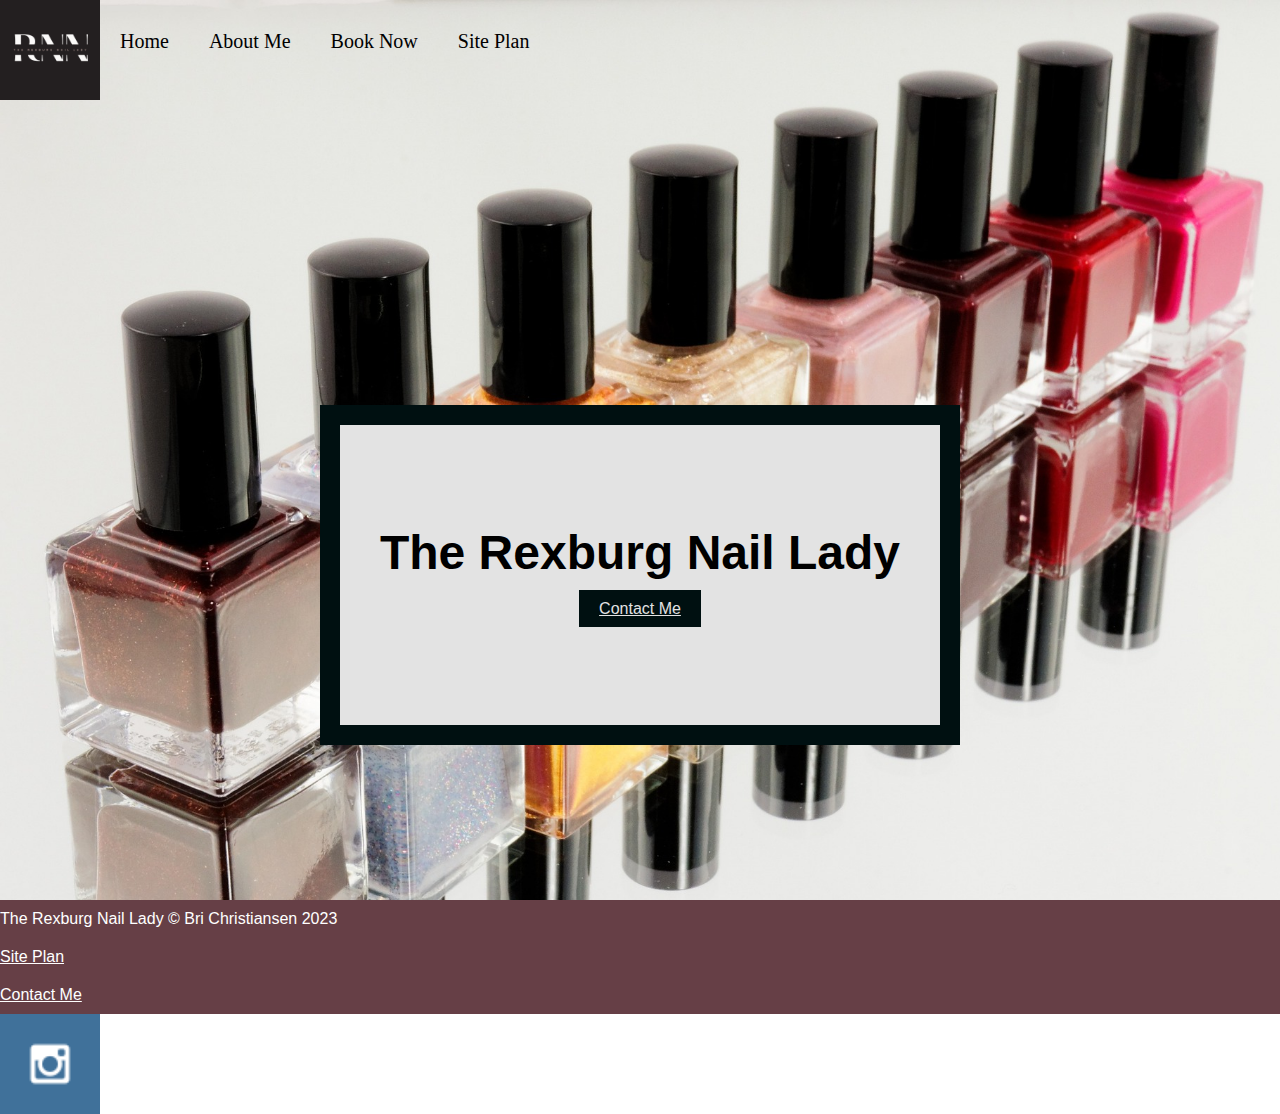
<file: briwebsite/index.html>
<!DOCTYPE html>
<html lang="en">
<head>
    <meta charset="UTF-8">
    <meta http-equiv="X-UA-Compatible" content="IE=edge">
    <meta name="viewport" content="width=device-width, initial-scale=1.0">
    <link type="text/css" rel="stylesheet" href="./styles/styles.css">
    <title>home page</title>
</head>


<body>
    
    <header>
        <div class="wrapper">
            <div class="logodiv">
                <img class="logo" src="./images1/RNN.png" alt="Rexburg Nail Lady Logo">
            </div>
        
            <ul class="nav-area">
                <li><a href="./index.html">Home</a>
                <li><a href="./p2.html">About Me</a>
                <li><a href="./page-3.html">Book Now</a>
                <li><a href="./site-plan.html">Site Plan</a>
            </ul>
        

        <div class="welcome-text">
            <h1>The Rexburg Nail Lady</h1>
            <a class="contactme" href="./page-3.html"> Contact Me</a>
        </div>
        </div>
    </header>
    <footer>
        <p>The Rexburg Nail Lady &copy; Bri Christiansen 2023 </p>
        <p><a href="./site-plan.html">Site Plan</a></p>
        <p><a href="contactus.html">Contact Me</a></p>
        <div class="social">
          <a href="https://www.instagram.com/the_rexburg_nail_lady/" target="_blank">
            <img src="./images1/instagram.png" alt="ig icon">
          </a>
        </div>
      </footer>
</body>
</html>
</file>
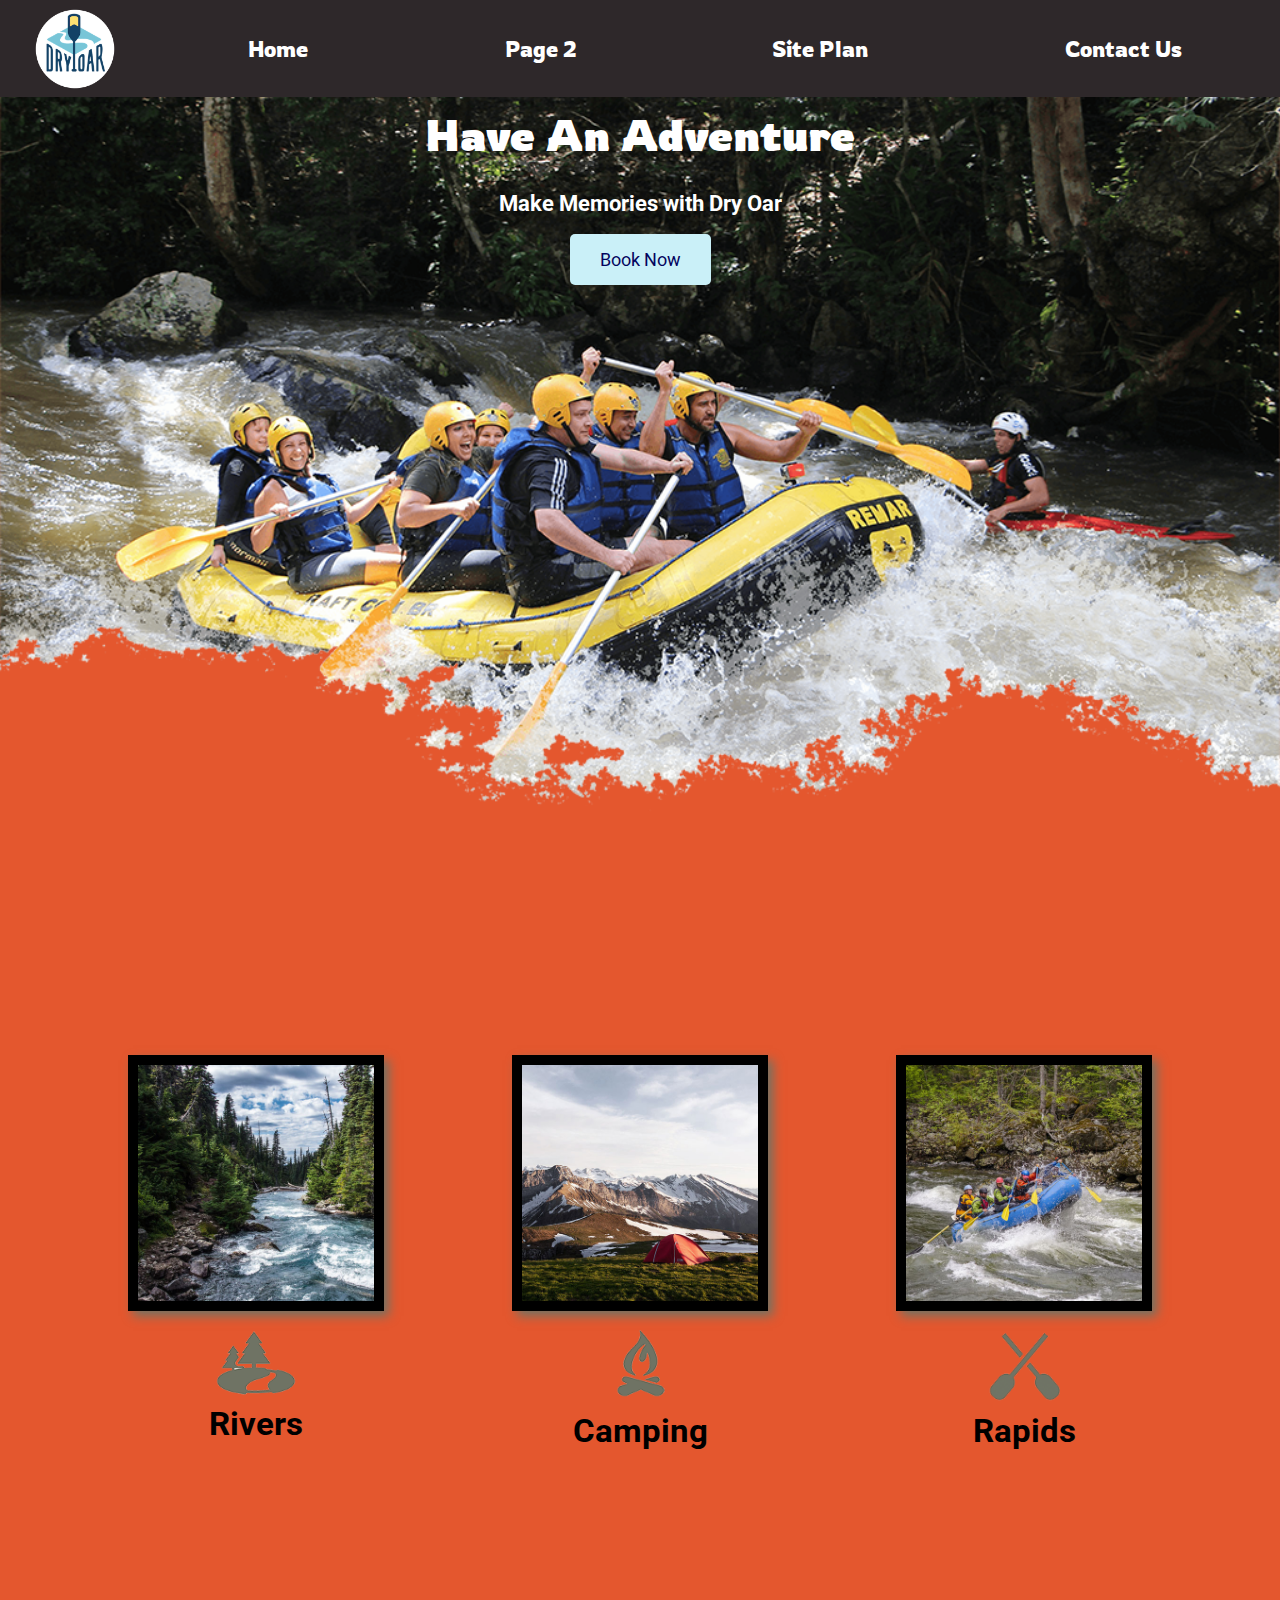
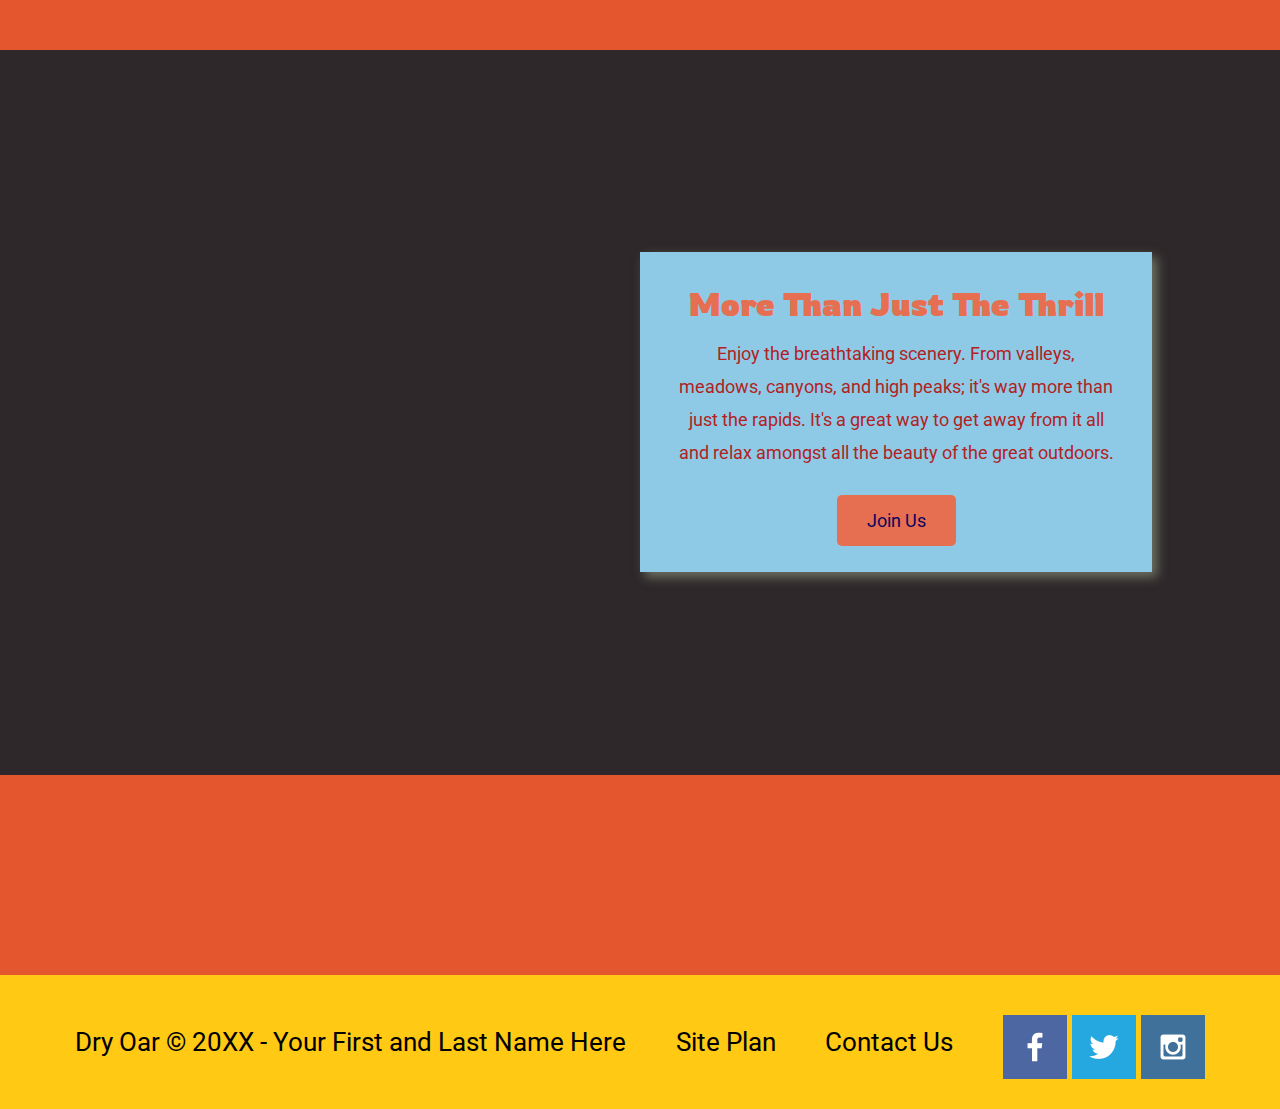
<file: wwr/index.html>
<!DOCTYPE html>
<html lang="en">
<head>
    <meta charset="UTF-8">
    <meta http-equiv="X-UA-Compatible" content="IE=edge">
    <meta name="viewport" content="width=device-width, initial-scale=1.0">
    <title>Whitewater Rafting Vacations | Dry Oar Boating | Home</title>
</head>
<link rel="stylesheet" href="./styles/styles.css">
<body> <div id="content">
<header>
    <a id="logo_link" href="index.html">
        <img class="logo" src="./images/images/logo.png" alt="Dry Oar Logo">
    </a>
    <nav>
        <a href="index.html">Home</a>
        <a href="#">Page 2</a>
        <a href="site-plan-rafting.html">Site Plan</a>
        <a href="contactus.html">Contact Us</a>
    </nav>
</header>
<div id="hero">
    <div id="hero-box">
        <img id="hero-img" src="./images/images/hero.png" alt="People enjoying white water rafting">
    </div>
    <section id="hero-msg">
        <h1 class="home-title">Have An Adventure</h1>
        <h4>Make Memories with Dry Oar </h4>
        <div class='button-box'>
            <a class='book' href="contactus.html">Book Now</a>
        </div>
    </section>
</div>
<main class="home-grid">
    <section class="rivers-card">
        <img class="card-img" src="./images/images/rivers.jpg" alt="river in forest">
        <img class="icon" src="./images/images/river_icon.png" alt="river icon">
        <h2>Rivers</h2>
    </section>
    <section class="camping-card">
        <img class="card-img" src="./images/images/camping.jpg" alt="tent in mountains">
        <img class="icon" src="./images/images/fire_icon.png" alt="fire icon">
        <h2>Camping</h2>
    </section>
    <section class="rapids-card">
        <img class="card-img" src="./images/images/rapids.jpg" alt="rafting boat">
        <img class="icon" src="./images/images/oars.png" alt="oars icon">
        <h2>Rapids</h2>
    </section>
    <img class="mountains" src="./images/images/mountains.jpg" alt="Misty mountains">
    <div id="background"></div> 
    <section class="msg">
        <h2>More Than Just The Thrill</h2>
        <p>Enjoy the breathtaking scenery. From valleys, meadows, canyons, and high peaks; it's way more than just the rapids. It's a great way to get away from it all and relax amongst all the beauty of the great outdoors. </p>
        <a class='join' href="rivers.html">Join Us</a>
    </section>
</main>
<footer>
    <p>Dry Oar &copy; 20XX - Your First and Last Name Here</p>
    <p><a href="site-plan-rafting.html">Site Plan</a></p>
    <p><a href="contactus.html">Contact Us</a></p>
    <div class="social">
        <a href="https://facebook.com" target="_blank">
            <img src="./images/images/facebook.png" alt="fb icon">
        </a>
        <a href="https://twitter.com" target="_blank">
            <img src="./images/images/twitter.png" alt="twitter icon">
        </a>
        <a href="https://instagram.com" target="_blank">
            <img src="./images/images/instagram.png" alt="instagram icon">
        </a>
    </div>
</footer>
</div>
</body>
</html>
</file>
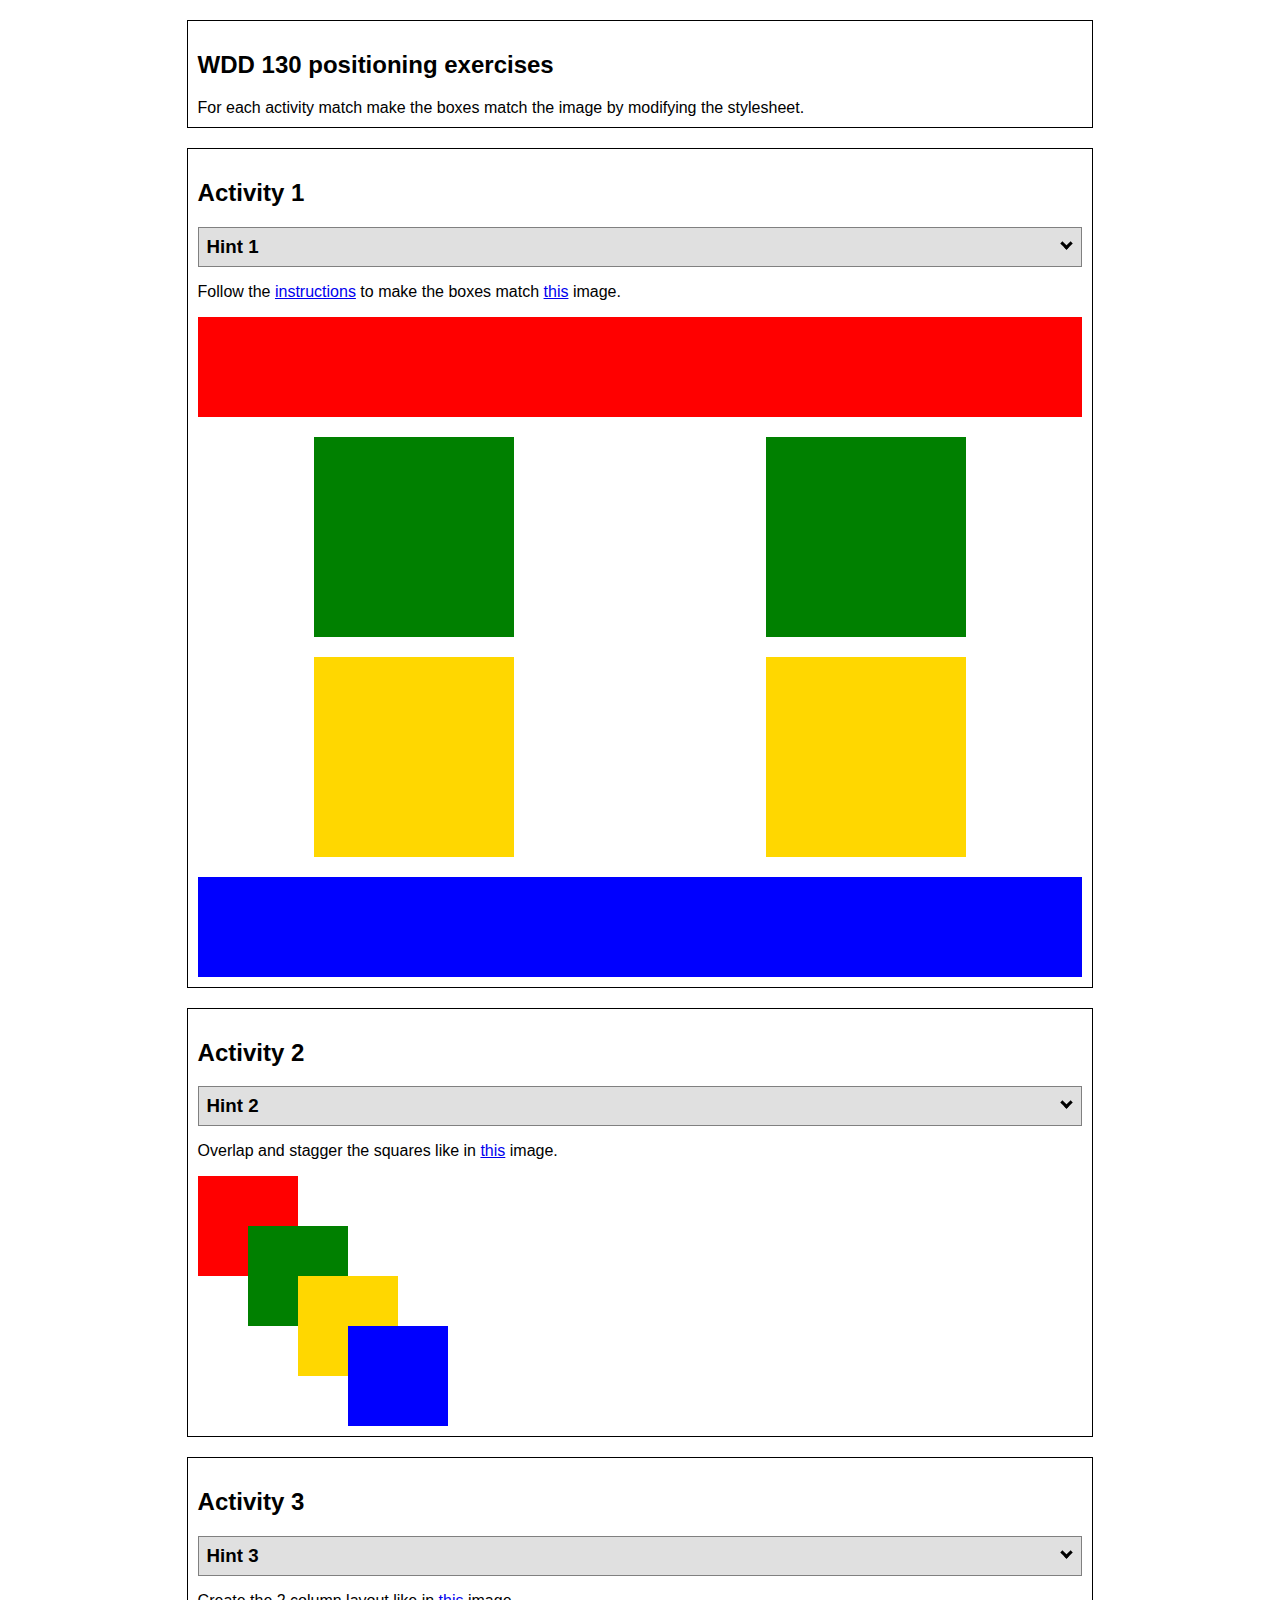
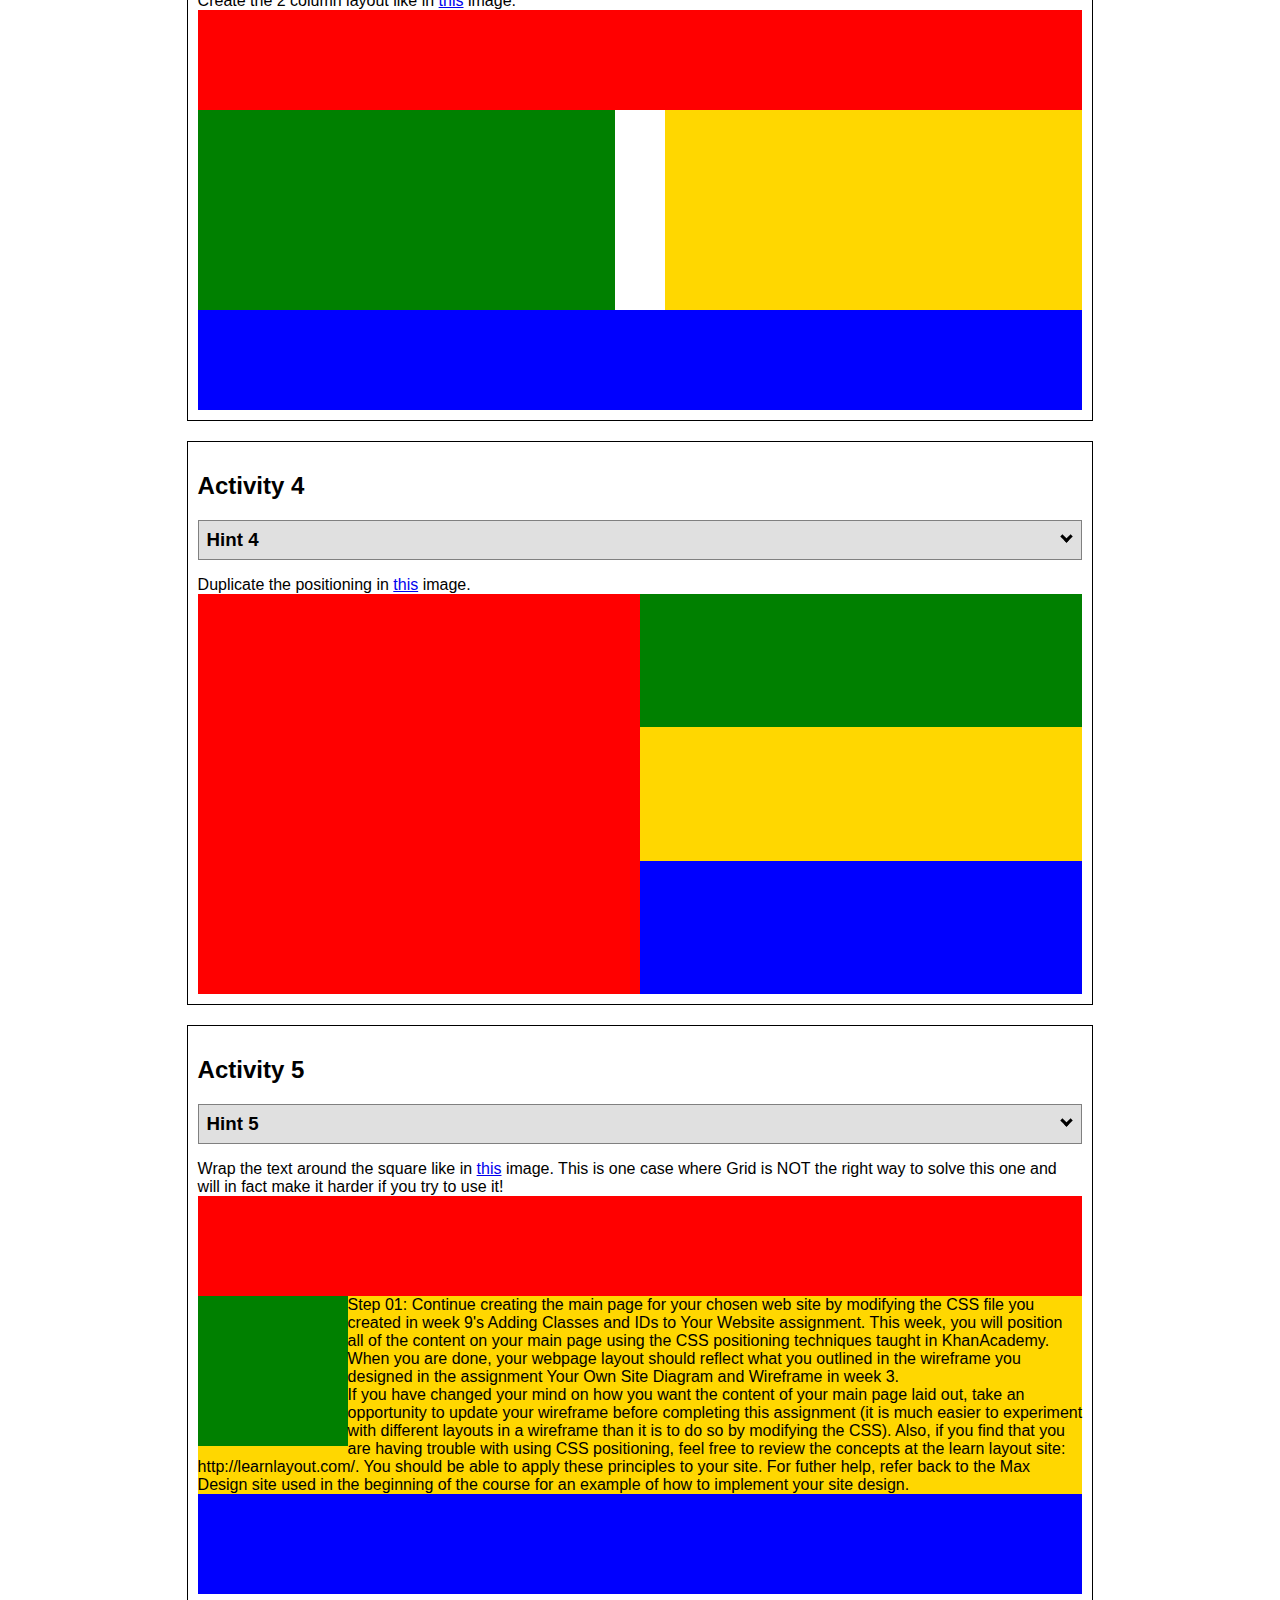
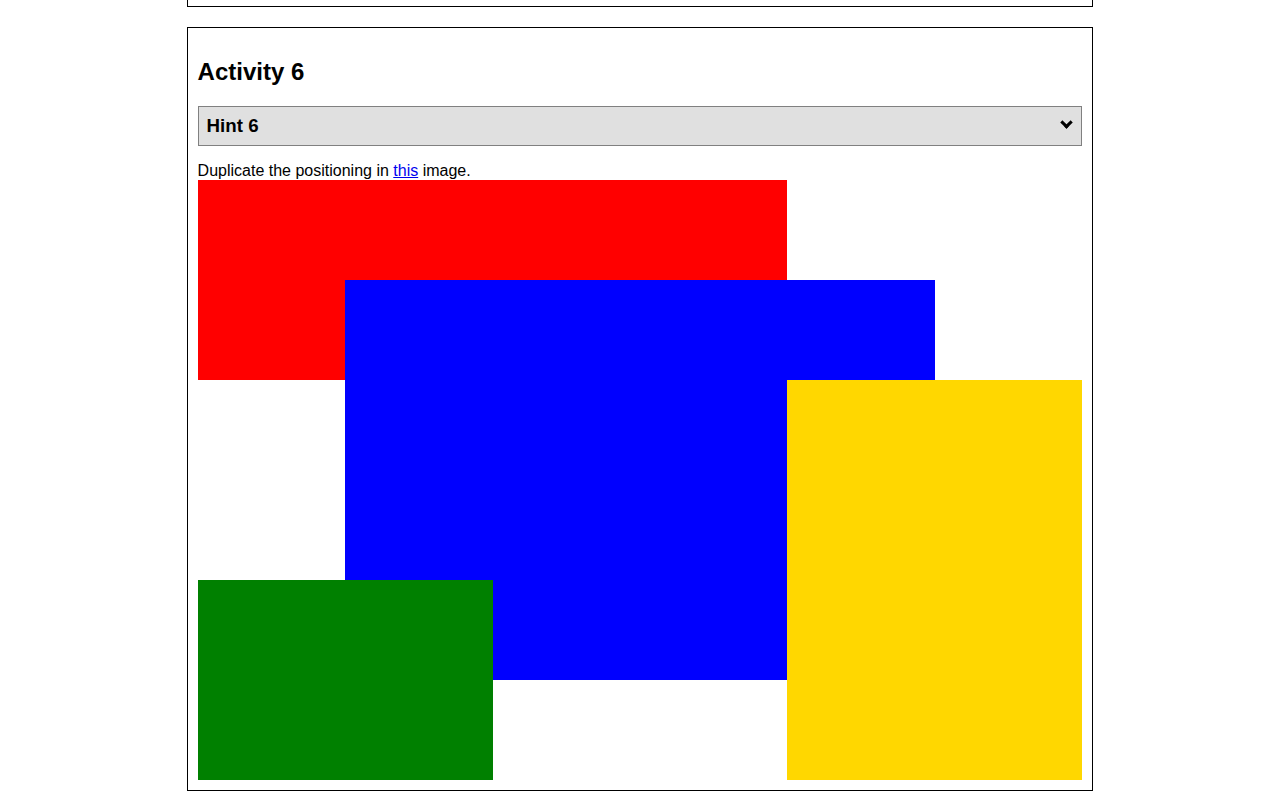
<file: positioning.html>
<!DOCTYPE html>
<html lang="en">
  <head>
    <!-- HTML - Name: positioning.html -->
    <title>Positioning Activity</title>
    <link rel="stylesheet" type="text/css" href="positionstyles.css" />
  </head>
  <body>
    <div class="activity">
      <h2>WDD 130 positioning exercises</h2>
      For each activity match make the boxes match the image by modifying the stylesheet.</div>
    <div class="activity">
      <h2>Activity 1</h2>
      <section class="hint"><input type="checkbox" ><i></i> <h3>Hint 1</h3><div><p>Check out the <a href="https://byui-wdd.github.io/wdd130/activities/w06-css-positioning.html" target="_blank">activity instructions</a> in Ilearn!</p></div></section>
      <p>Follow the <a href="https://byui-wdd.github.io/wdd130/activities/w06-css-positioning.html" target="_blank">instructions</a> to make the boxes match  <a href="https://byui-wdd.github.io/wdd130/images/example1.png" target="_blank">this</a> image.</p>
      <div class="content1" >
        <div class="red1" ></div>
        <div class="green1" ></div>
        <div class="green1" ></div>
        <div class="yellow1"></div>
        <div class="yellow1"></div>
        <div class="blue1"></div>
      </div>
    </div>
    <div class="activity">
      <h2>Activity 2</h2>
      <section class="hint"><input type="checkbox" > <h3>Hint 2</h3><i></i><div>
      <ul>
      <li>grid-template-columns: 50px 50px 50px 50px 50px </li></ul></div></section>
      <p>Overlap and stagger the squares like in <a href="https://byui-wdd.github.io/wdd130/images/example2.png" target="_blank">this</a> image.</p>
      <div class="content2" >
        <div class="red2" ></div>
        <div class="green2" ></div>
        <div class="yellow2"></div>
        <div class="blue2"></div>
      </div>
    </div>
    <div class="activity">
      <h2>Activity 3</h2>
      <section class="hint"><input type="checkbox" > <h3>Hint 3</h3><i></i><div><p>This one is going to be best solved with CSS Grid. Remember to make the boxes the right width first...then start moving them around. </p><h4>Properties used:</h4><ul><li>display:grid;</li><li>grid-template-columns:</li><li>grid-column-gap:</li>
        <li>grid-column:</li>  </ul></div></section>
      Create the 2 column layout like in <a href="https://byui-wdd.github.io/wdd130/images/example3.png" target="_blank">this</a>  image.
      <div class="content3" >
        <div class="red3" ></div>
        <div class="green3" ></div>
        <div class="yellow3"></div>
        <div class="blue3"></div>
      </div>
    </div>
    <div class="activity">
      <h2>Activity 4</h2>
      <section class="hint"><input type="checkbox" > <h3>Hint 4</h3><i></i><div><p>For the others we have been primarily concerned with width. For this one you will need to adjust height as well. </p><h4>Properties used:</h4><ul><li>display:grid;</li><li>grid-template-columns:</li><li>grid-row:</li></ul></div></section>
      Duplicate the positioning in <a href="https://byui-wdd.github.io/wdd130/images/example4.png" target="_blank">this</a> image. 
      <div class="content4" >
        <div class="red4" ></div>
        <div class="green4" ></div>
        <div class="yellow4"></div>
        <div class="blue4"></div>
      </div>
    </div>

    <div class="activity">
      <h2>Activity 5</h2>
      <section class="hint"><input type="checkbox" > <h3>Hint 5</h3><i></i><div><p>Grid is <strong>not</strong> the right way to do this.  In fact there is only one way to really do that...and that is with float. Remember that we float the thing we want the text to wrap around.  Also remember to start by making all the shapes the right size and shape.</p><h4>Properties used:</h4><ul><li>float: left;</li></ul></div></section>
      Wrap the text around the square like in <a href="https://byui-wdd.github.io/wdd130/images/example5.png" target="_blank">this</a> image. This is one case where Grid is NOT the right way to solve this one and will in fact make it harder if you try to use it!
      <div class="content5" >
        <div class="red5" ></div>
        <div class="green5" ></div>
        <div class="yellow5">Step 01: Continue creating the main page for your chosen web site by modifying the CSS file you created in week 9's Adding Classes and IDs to Your Website assignment. This week, you will position all of the content on your main page using the CSS positioning techniques taught in KhanAcademy. When you are done, your webpage layout should reflect what you outlined in the wireframe you designed in the assignment Your Own Site Diagram and Wireframe in week 3. <br />
          If you have changed your mind on how you want the content of your main page laid out, take an opportunity to update your wireframe before completing this assignment (it is much easier to experiment with different layouts in a wireframe than it is to do so by modifying the CSS). Also, if you find that you are having trouble with using CSS positioning, feel free to review the concepts at the learn layout site: http://learnlayout.com/. You should be able to apply these principles to your site. For futher help, refer back to the Max Design site used in the beginning of the course for an example of how to implement your site design.</div>
        <div class="blue5"></div>
      </div>
    </div>
    <div class="activity">
      <h2>Activity 6</h2>
      <section class="hint"><input type="checkbox" > <h3>Hint 6</h3><i></i><div><p>This one is all about visualizing the grid behind the layout. If you are having a hard time doing that first: all the sizes are even multiples of 100, and second here is another example with the lines drawn: <a href="https://byui-wdd.github.io/wdd130/images/example6-hint.png" target="_blank">example 6 with lines</a>. For this one you will find it easiest if you use px for the column width. You can also use <kbd>z-index</kbd> to control the element layering.    </p><h4>Properties used:</h4><ul><li>display:grid;</li><li>grid-template-columns:</li><li>grid-column:</li><li>grid-row:</li><li><a href="https://www.w3schools.com/cssref/pr_pos_z-index.asp" target="_blank">z-index:</a></li></ul></div></section>
      Duplicate the positioning in <a href="https://byui-wdd.github.io/wdd130/images/example6.png" target="_blank">this</a> image.
      <div class="content6" >
        <div class="red6" ></div>
        <div class="green6" ></div>
        <div class="yellow6"></div>
        <div class="blue6"></div>
      </div>
    </div>
  </body>
</html>
</file>
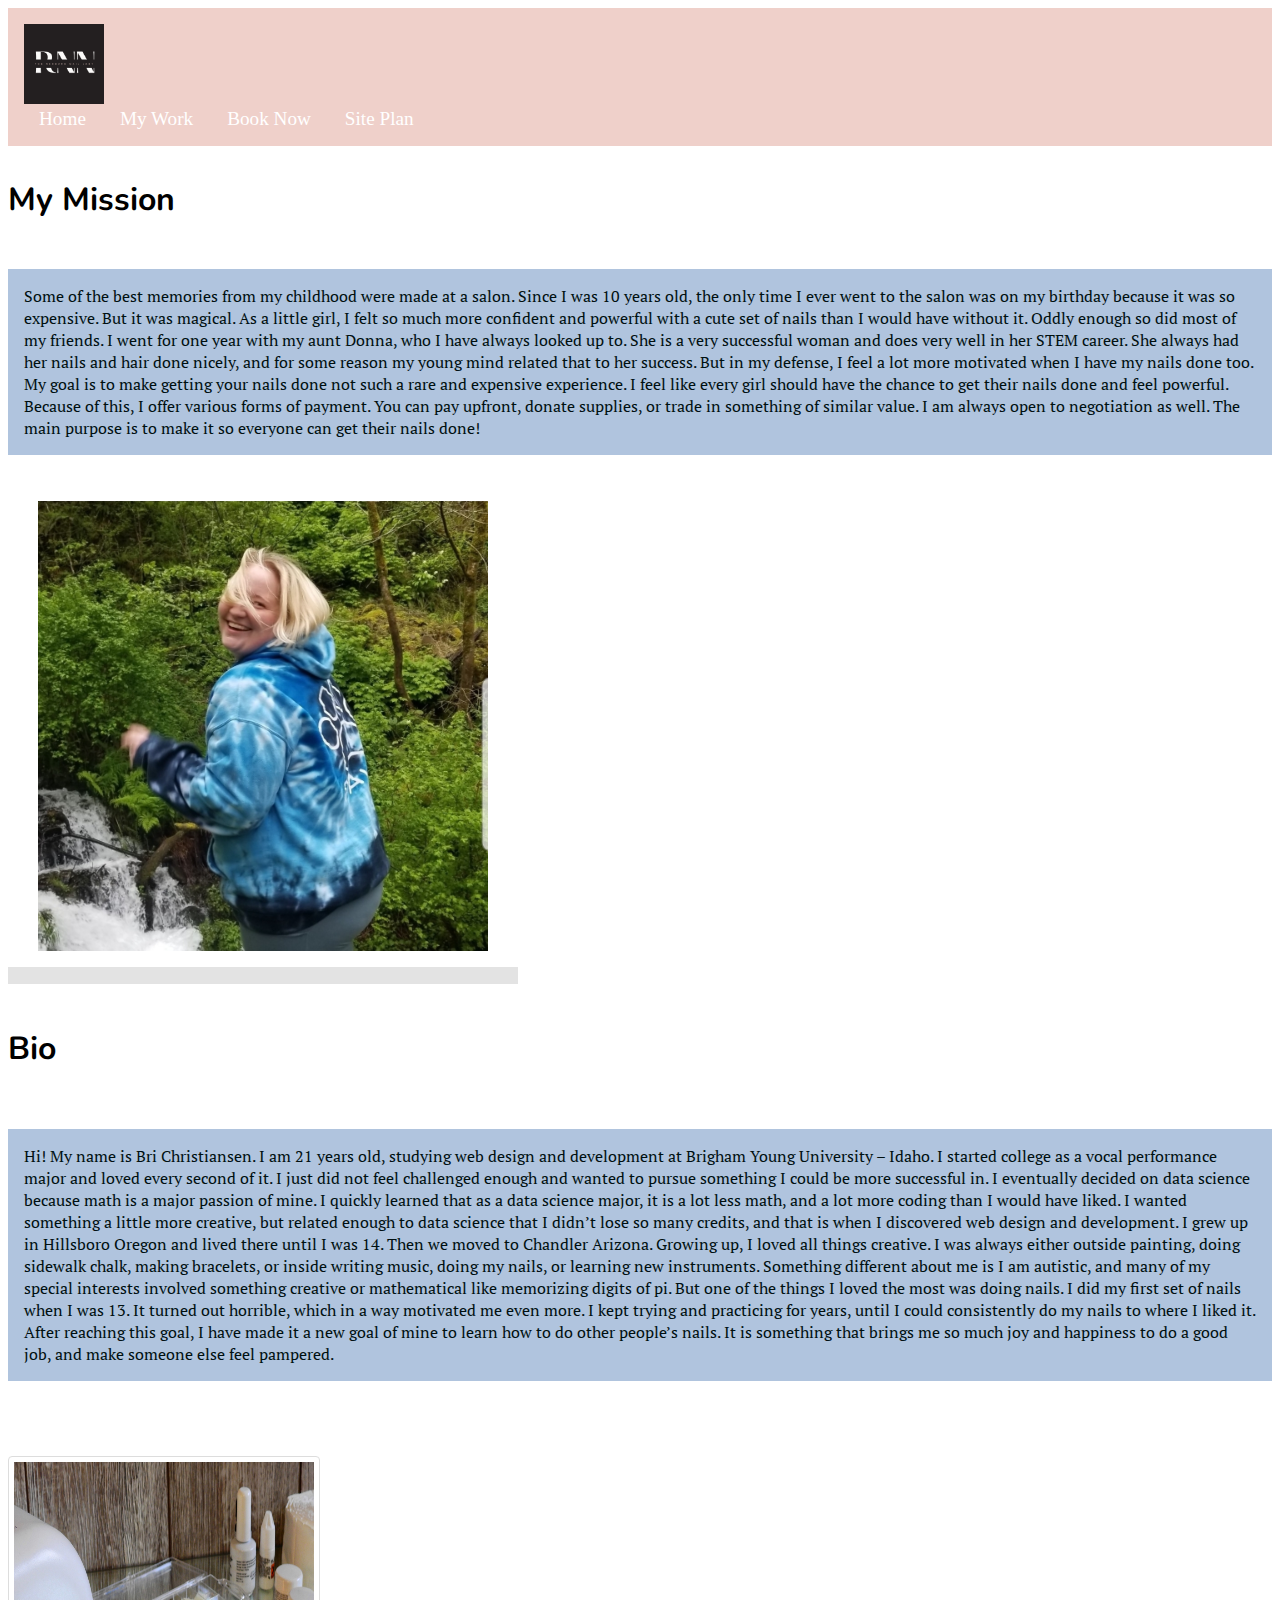
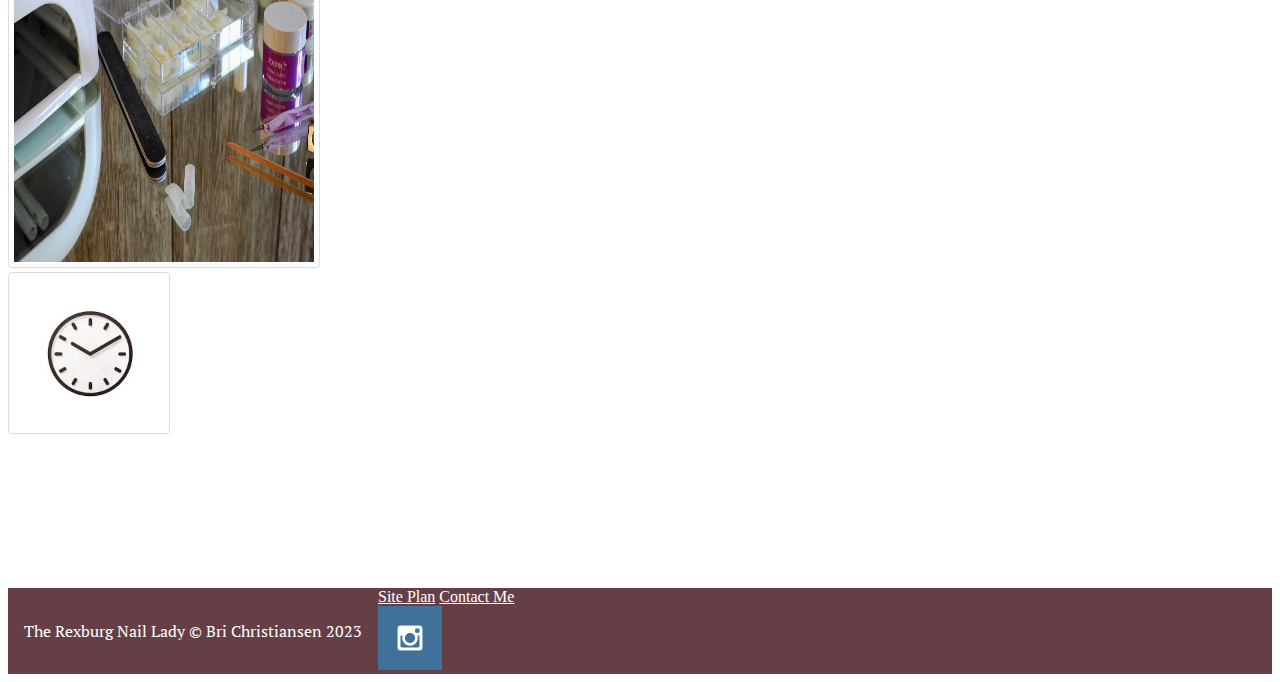
<file: briwebsite/p2.html>
<!DOCTYPE html>
<html lang="en">
    <head>
        <meta charset="UTF-8">
        <meta http-equiv="X-UA-Compatible" content="IE=edge">
        <meta name="viewport" content="width=device-width, initial-scale=1.0">
        <link type="text/css" rel="stylesheet" href="./styles/p2styles.css">
        <title>My Work</title>
    </head>

    <body>  
        <header>
            <a id="logo_link" href="./index.html">
              <img class="logo" src="./images1/RNN.png" alt="Rexburg Nail Lady Logo">
            </a>
          <nav>
            <a href="./index.html">Home</a>
            <a href="./page-2.html">My Work</a>
            <a href="./page-3.html">Book Now</a>
            <a href="./site-plan.html">Site Plan</a>
          </nav>
        </header>  
        <div id="content">
            <div class="mission">
                <h3>My Mission</h3>
                <p>Some of the best memories from my childhood were made at a salon. Since I was 10 years old, the only time I ever went to the salon was on my birthday because it was so expensive. But it was magical. As a little girl, I felt so much more confident and powerful with a cute set of nails than I would have without it. Oddly enough so did most of my friends. I went for one year with my aunt Donna, who I have always looked up to. She is a very successful woman and does very well in her STEM career. She always had her nails and hair done nicely, and for some reason my young mind related that to her success. But in my defense, I feel a lot more motivated when I have my nails done too. My goal is to make getting your nails done not such a rare and expensive experience. I feel like every girl should have the chance to get their nails done and feel powerful. Because of this, I offer various forms of payment. You can pay upfront, donate supplies, or trade in something of similar value. I am always open to negotiation as well. The main purpose is to make it so everyone can get their nails done!  </p>
            </div>
            <img src="./images1/Screenshot_20230221-095306_Instagram.jpg" class="Picture_of_me" alt="pic of me">
            <div class="bio">
                <h4>Bio</h4>
                <p>Hi! My name is Bri Christiansen. I am 21 years old, studying web design and development at Brigham Young University – Idaho. I started college as a vocal performance major and loved every second of it. I just did not feel challenged enough and wanted to pursue something I could be more successful in. I eventually decided on data science because math is a major passion of mine. I quickly learned that as a data science major, it is a lot less math, and a lot more coding than I would have liked. I wanted something a little more creative, but related enough to data science that I didn’t lose so many credits, and that is when I discovered web design and development.
                    I grew up in Hillsboro Oregon and lived there until I was 14. Then we moved to Chandler Arizona. Growing up, I loved all things creative. I was always either outside painting, doing sidewalk chalk, making bracelets, or inside writing music, doing my nails, or learning new instruments. Something different about me is I am autistic, and many of my special interests involved something creative or mathematical like memorizing digits of pi. But one of the things I loved the most was doing nails. I did my first set of nails when I was 13. It turned out horrible, which in a way motivated me even more. I kept trying and practicing for years, until I could consistently do my nails to where I liked it. After reaching this goal, I have made it a new goal of mine to learn how to do other people’s nails. It is something that brings me so much joy and happiness to do a good job, and make someone else feel pampered. </p>
            </div>
            <div id="work">
                <a href="./page-2.html" target="_blank" >
                <img src="./images1/nail-polish-2112364_1920.jpg" class="My_Work" alt="my work">
                </a>
            </div>
            <div id="book">
                <a href="./page-3.html" target="_blank">
                <img src="./images1/images.jpeg" class="Book_Now" alt="book now">
                </a>
            </div>
        </div>
    </body>


    <footer>
        <p>The Rexburg Nail Lady &copy; Bri Christiansen 2023 </p>
        <a href="./site-plan.html">Site Plan</a>
        <a href="contactus.html">Contact Me</a>
        <div class="social">
        <a href="https://www.instagram.com/the_rexburg_nail_lady/" target="_blank">
            <img src="./images1/instagram.png" alt="ig icon">
        </a>
    </div>
</footer
</file>
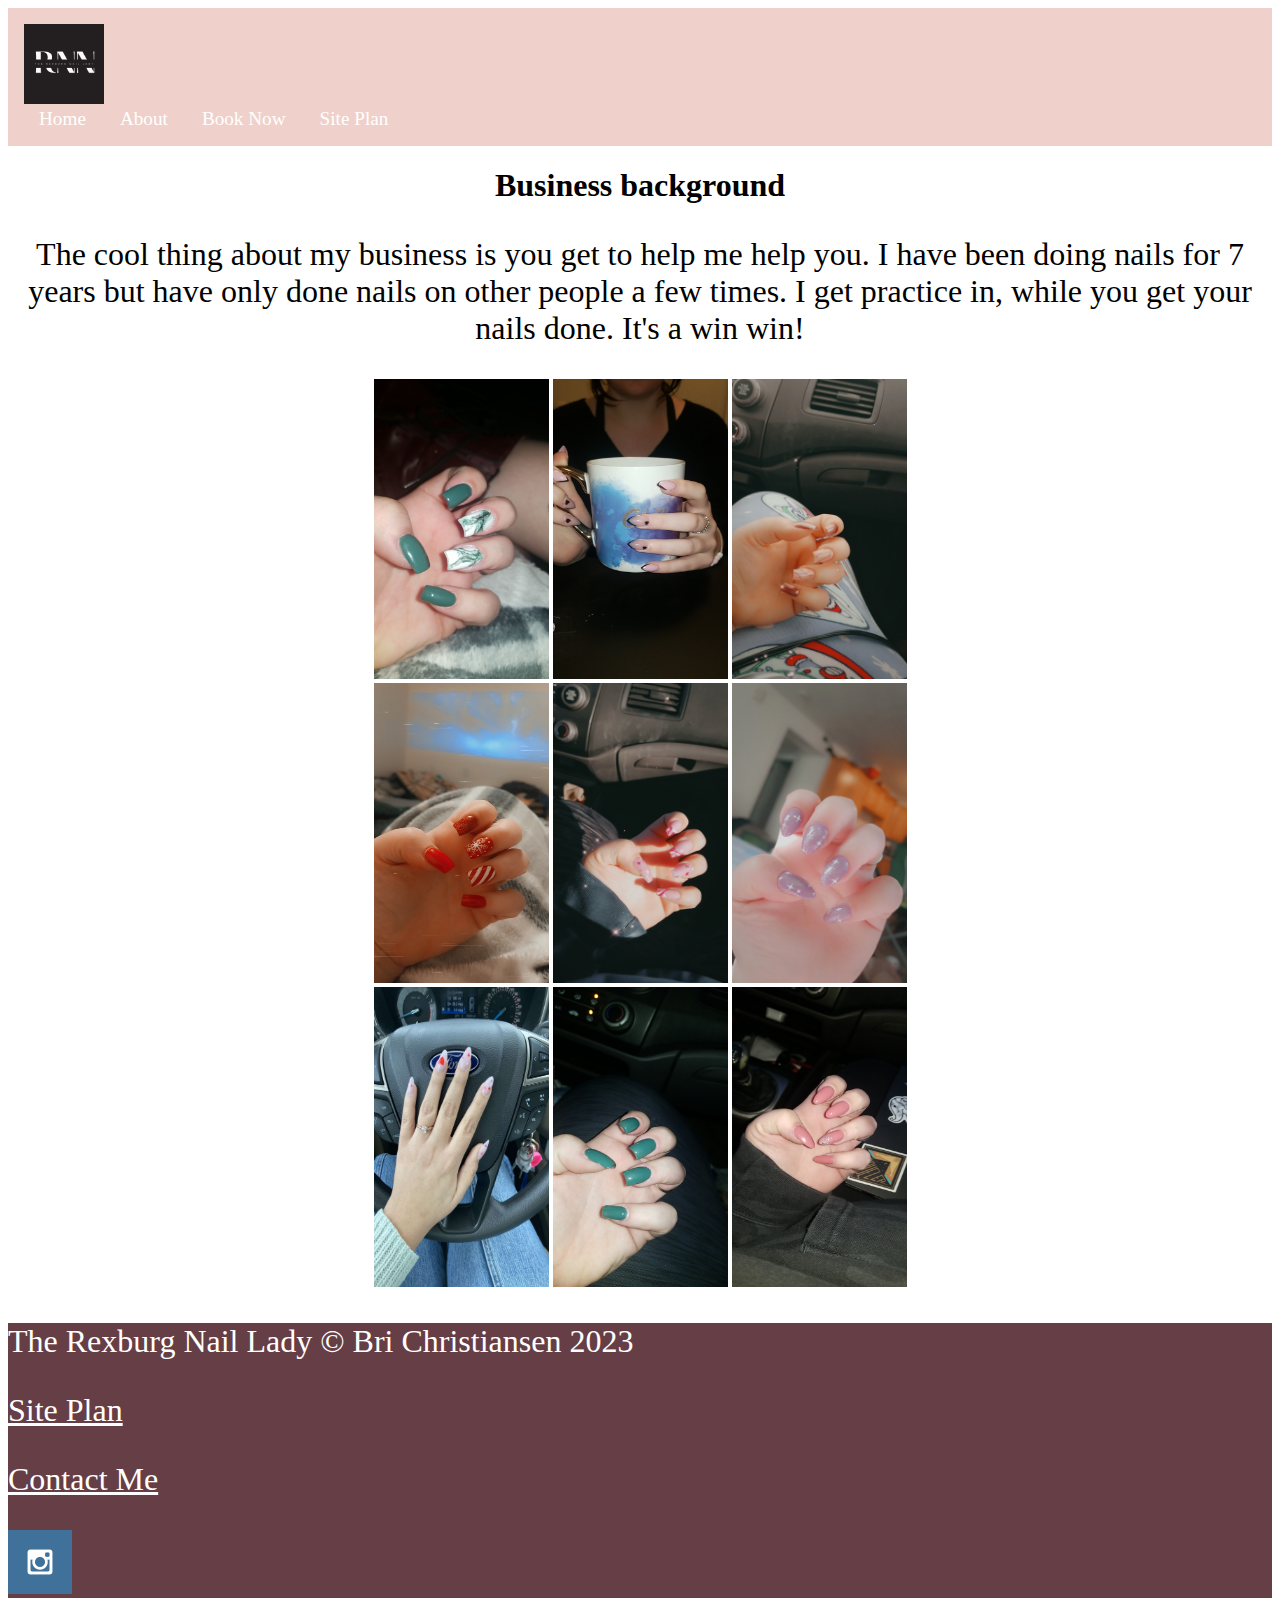
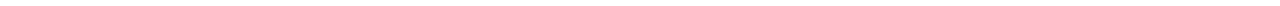
<file: briwebsite/page-2.html>
<!DOCTYPE html>
<html lang="en">
<head>
    <meta charset="UTF-8">
    <meta http-equiv="X-UA-Compatible" content="IE=edge">
    <meta name="viewport" content="width=device-width, initial-scale=1.0">
    <link type="text/css" rel="stylesheet" href="./styles/p2-styles.css">
    <title>My Work</title>
</head>

<body>
    <div id="content">
    <header>
        <a id="logo_link" href="./home_page.html">
            <img class="logo" src="./images1/RNN.png" alt="Rexburg Nail Lady logo">
        </a>
        <nav>
            <a href="./index.html">Home</a>
            <a href="./p2.html">About</a>
            <a href="./page_3.html">Book Now</a>
            <a href="./site-plan.html">Site Plan</a>
        </nav>
    
    </header>

    
    <div id="paragraph">
    <h1>Business background</h1>
    <p> The cool thing about my business is you get to help me help you. I have been doing nails for 7 years but have only done nails on other people a few times. I get practice in, while you get your nails done. It's a win win!</p>
    </div>
    <div class="flexbox-container1">
    <img src="./images1/img1.jpg" alt="img1" width="175px" height="300px">
    <img src="./images1/img4.jpg" alt="img4" width="175px" height="300px">
    <img src="./images1/img7.jpg" alt="img7" width="175px" height="300px">
    </div>
    <div class="flexbox-container2">
    <img src="./images1/img2.jpg" alt="img2" width="175px" height="300px">
    <img src="./images1/img5.jpg" alt="img5" width="175px" height="300px">
    <img src="./images1/img8.jpg" alt="img8" width="175px" height="300px">
    </div>
    <div class="flexbox-container3">
    <img src="./images1/img3.jpg" alt="img3" width="175px" height="300px">
    <img src="./images1/img6.jpg" alt="img6" width="175px" height="300px">
    <img src="./images1/img9.jpg" alt="img9" width="175px" height="300px">
    </div>
    
    
    
    <footer>
        <p>The Rexburg Nail Lady &copy; Bri Christiansen 2023 </p>
        <p><a href="./site-plan.html">Site Plan</a></p>
        <p><a href="contactus.html">Contact Me</a></p>
        <div class="social">
            <a href="https://www.instagram.com/the_rexburg_nail_lady/" target="_blank">
                <img src="./images1/instagram.png" alt="ig icon">
            </a>
        </div>
    </footer>
    </div>
</body>
</html>
</file>
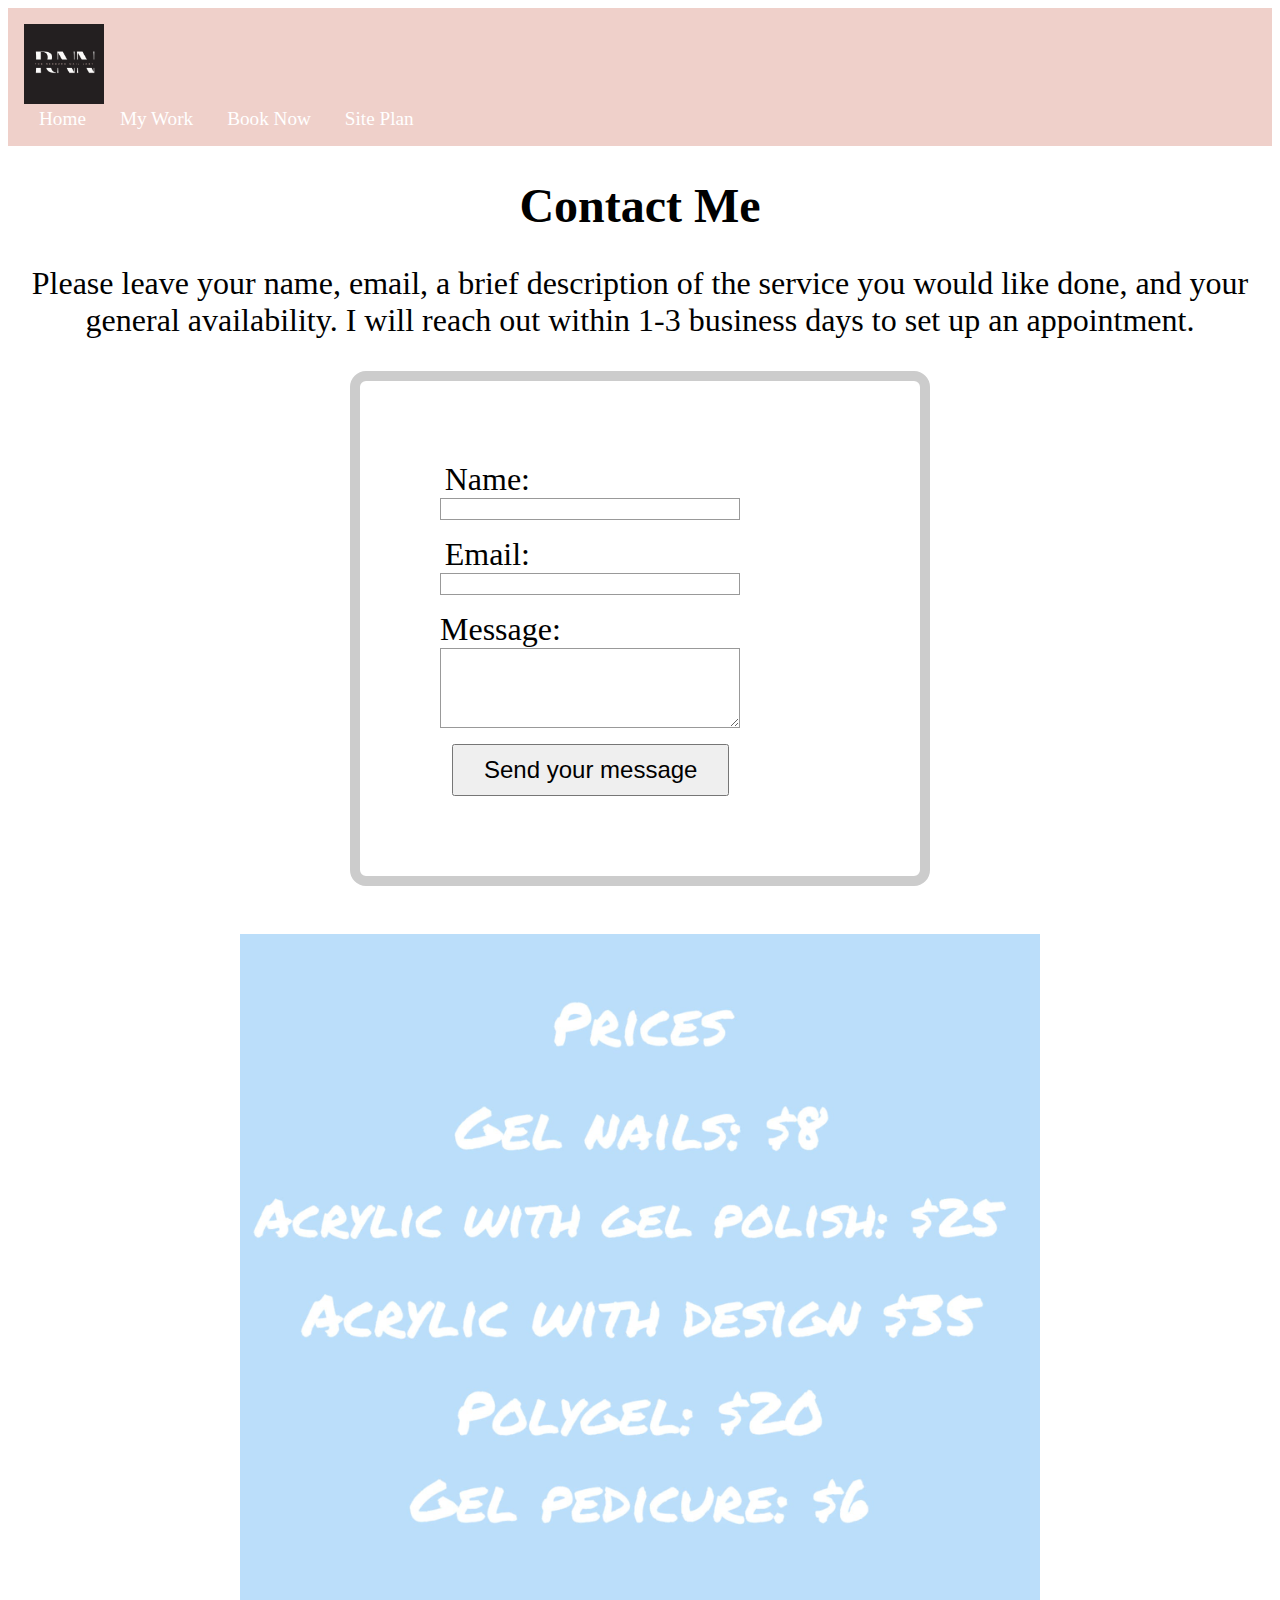
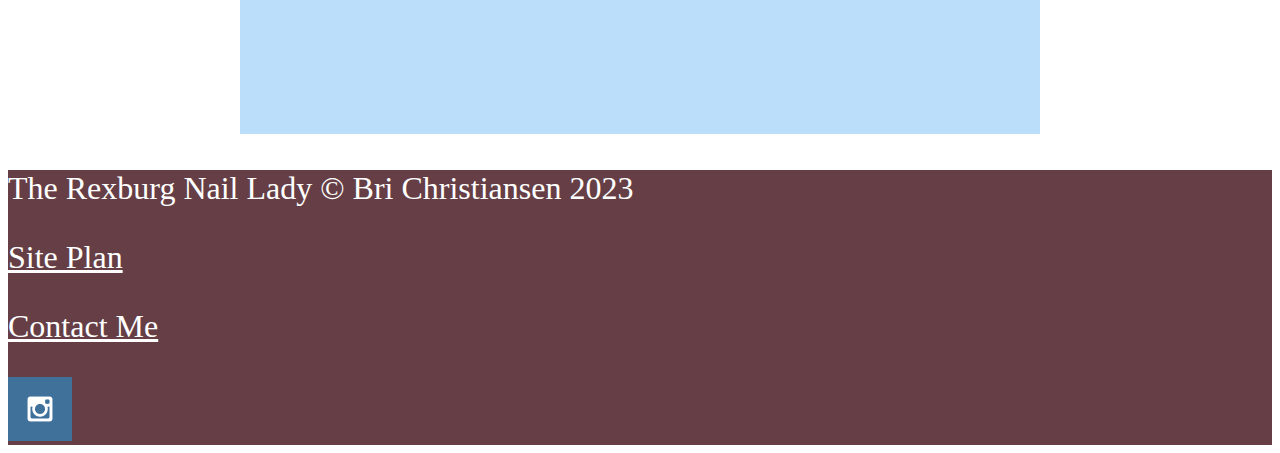
<file: briwebsite/page-3.html>
<!DOCTYPE html>
<html lang="en">
<head>
    <meta charset="UTF-8">
    <meta http-equiv="X-UA-Compatible" content="IE=edge">
    <meta name="viewport" content="width=device-width, initial-scale=1.0">
    <title>Contact Us</title>
    <link rel="stylesheet" href="./styles/p3-styles.css">
</head>
<body>
  <header>
      <a id="logo_link" href="./index.html">
        <img class="logo" src="./images1/RNN.png" alt="Rexburg Nail Lady Logo">
      </a>
    <nav>
      <a href="./index.html">Home</a>
      <a href="./page-2.html">My Work</a>
      <a href="./page-3.html">Book Now</a>
      <a href="./site-plan.html">Site Plan</a>
    </nav>
  </header>

  <div id="paragraph">
    <h1>Contact Me</h1>
    <p>Please leave your name, email, a brief description of the service you would like done, and your general availability. I will reach out within 1-3 business days to set up an appointment.</p>
  </div>
  
  <div id="contactform">
    <div id="feedback"></div>
  <form action="/my-handling-form-page" method="post">
    <ul>
      <li>
        <label for="name">Name:</label>
          <input type="text" id="name" name="user_name">
      </li>
      <li>
        <label for="mail">Email:</label>
          <input type="email" id="mail" name="user_email">
      </li>
      <li>
        <label for="msg">Message:</label>
          <textarea id="msg" name="user_message"></textarea>
      </li>
      <li class="button">
        <button type="submit">Send your message</button>
      </li>
    </ul>
  </form>
  </div>

  <div id="homepage">
    <img id="prices" src="images1/prices.jpg" alt="logopic">
  </div>

  <footer>
    <p>The Rexburg Nail Lady &copy; Bri Christiansen 2023 </p>
    <p><a href="./site-plan.html">Site Plan</a></p>
    <p><a href="contactus.html">Contact Me</a></p>
    <div class="social">
      <a href="https://www.instagram.com/the_rexburg_nail_lady/" target="_blank">
        <img src="./images1/instagram.png" alt="ig icon">
      </a>
    </div>
  </footer>

    
  <script>
    // get the feedback div element so we can do something with it.
    const feedbackElement = document.getElementById('feedback');
    // get the form so we can read what was entered in it.
    const formElement = document.forms[0];
    // add a 'listener' to wait for a submission of our form. When that happens run the code below.
    formElement.addEventListener('submit', function(e) {
        // stop the form from doing the default action.
        e.preventDefault();
        // set the contents of our feedback element to a message letting the user know the form was submitted successfully. Notice that we pull the name that was entered in the form to personalize the message!
        feedbackElement.innerHTML = 'Hello '+ formElement.user_name.value +'! Thank you for your message. We will get back with you as soon as possible!';
        // make the feedback element visible.
        feedbackElement.style.display = "block";
        // add a class to move everything down so our message doesn't cover it.
        document.body.classList.toggle('moveDown');
    });
  </script>
</body>
</file>
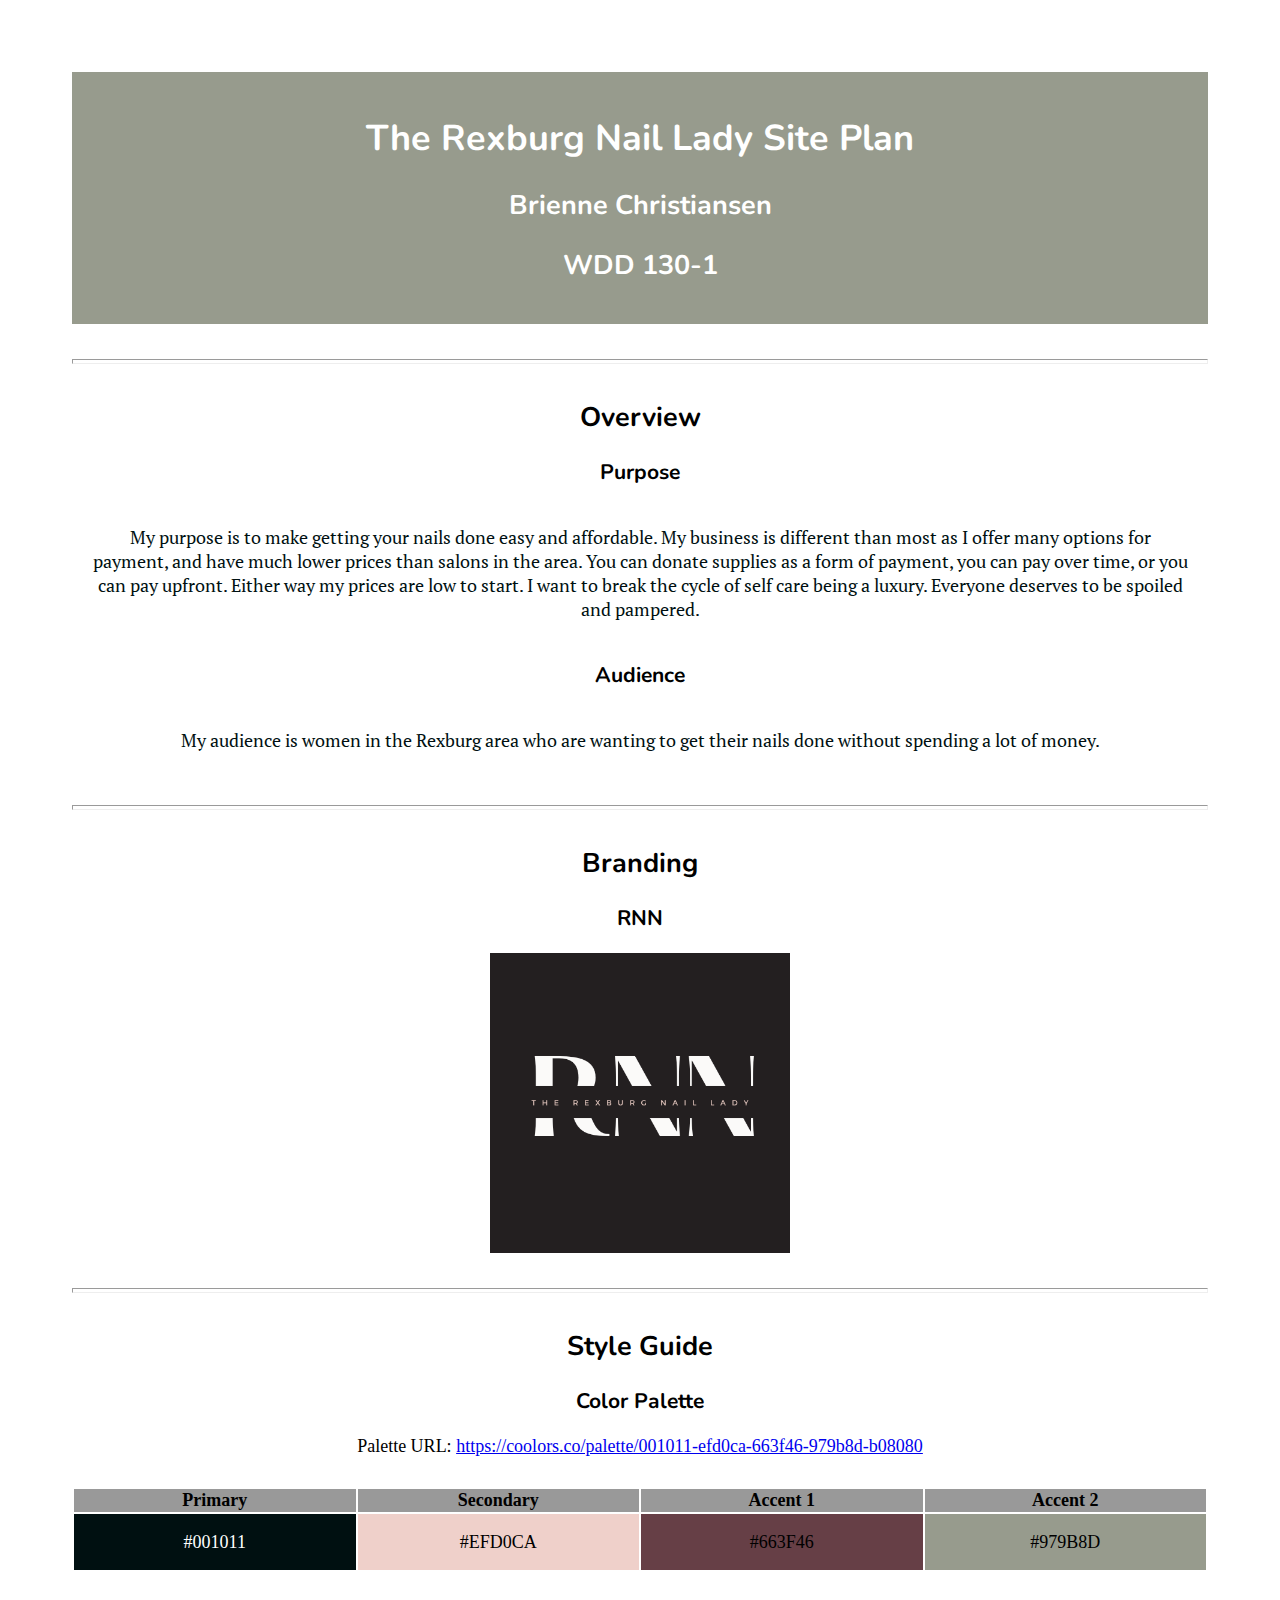
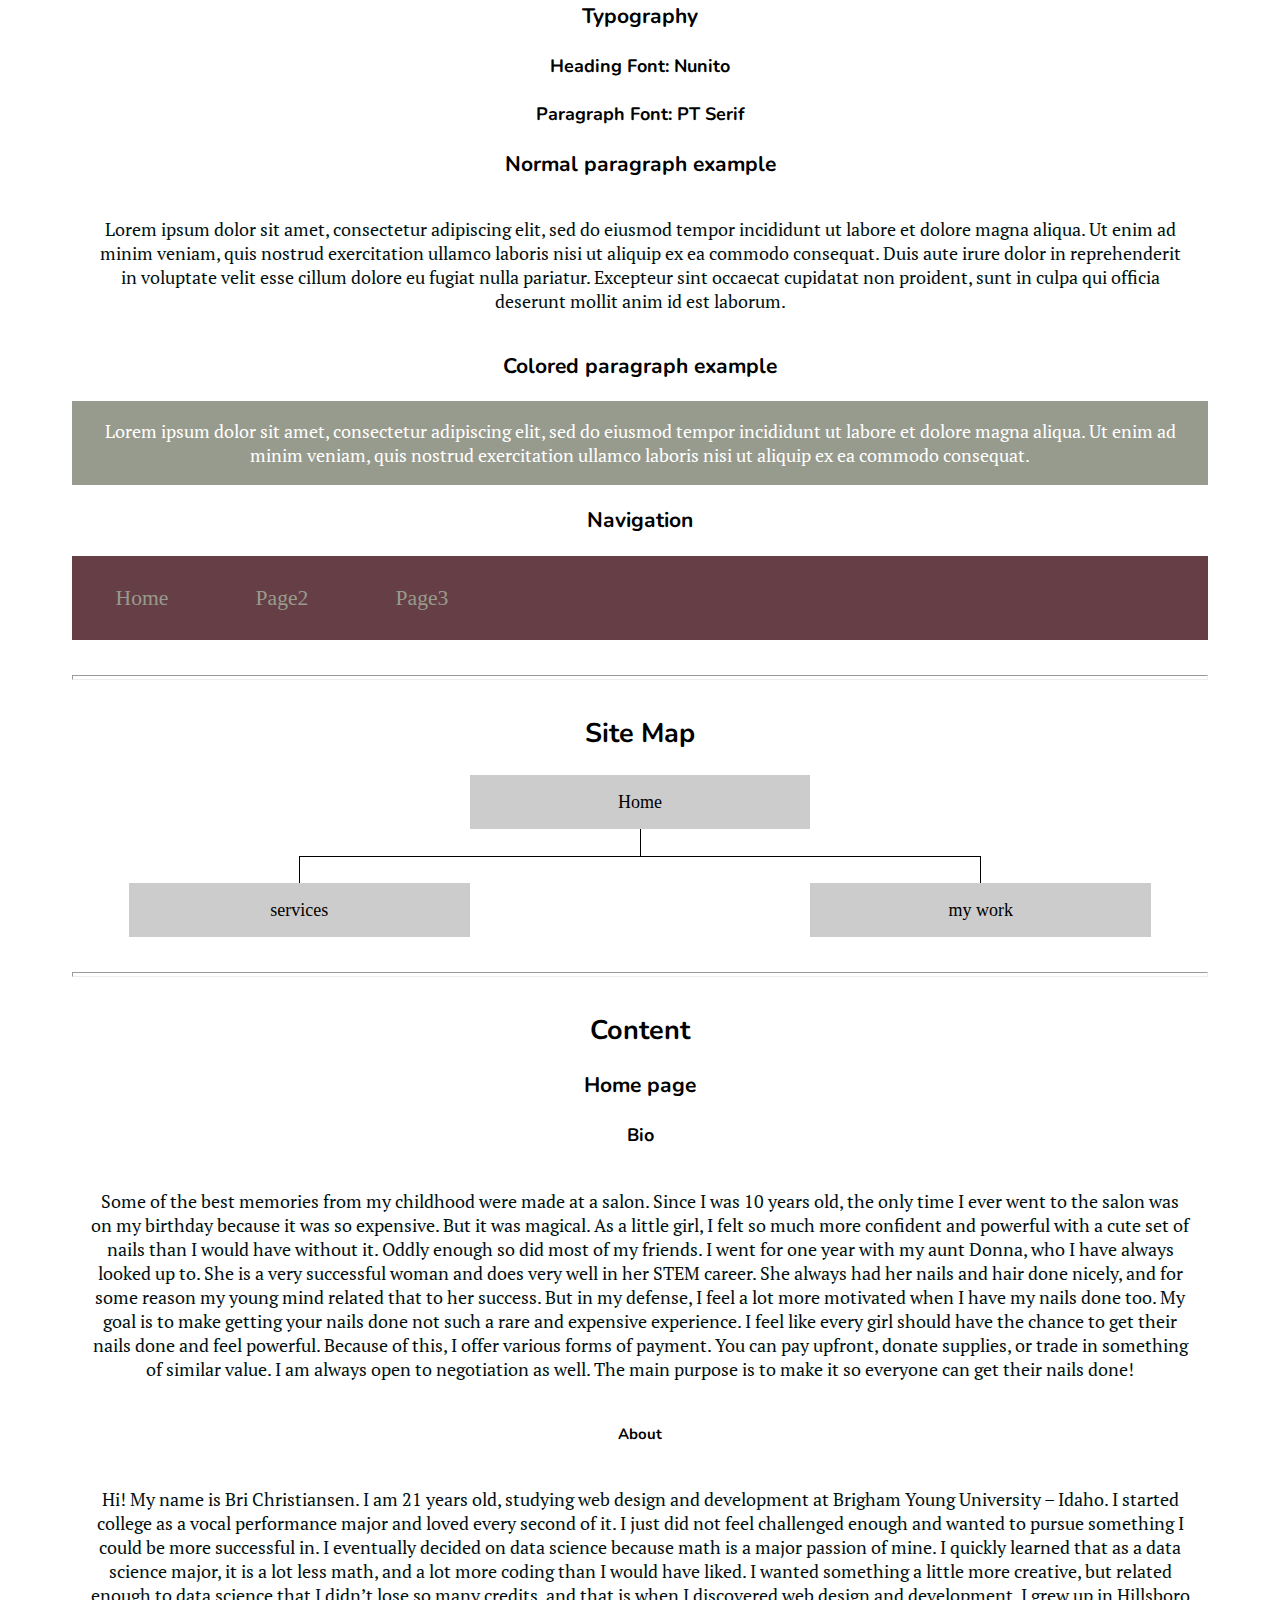
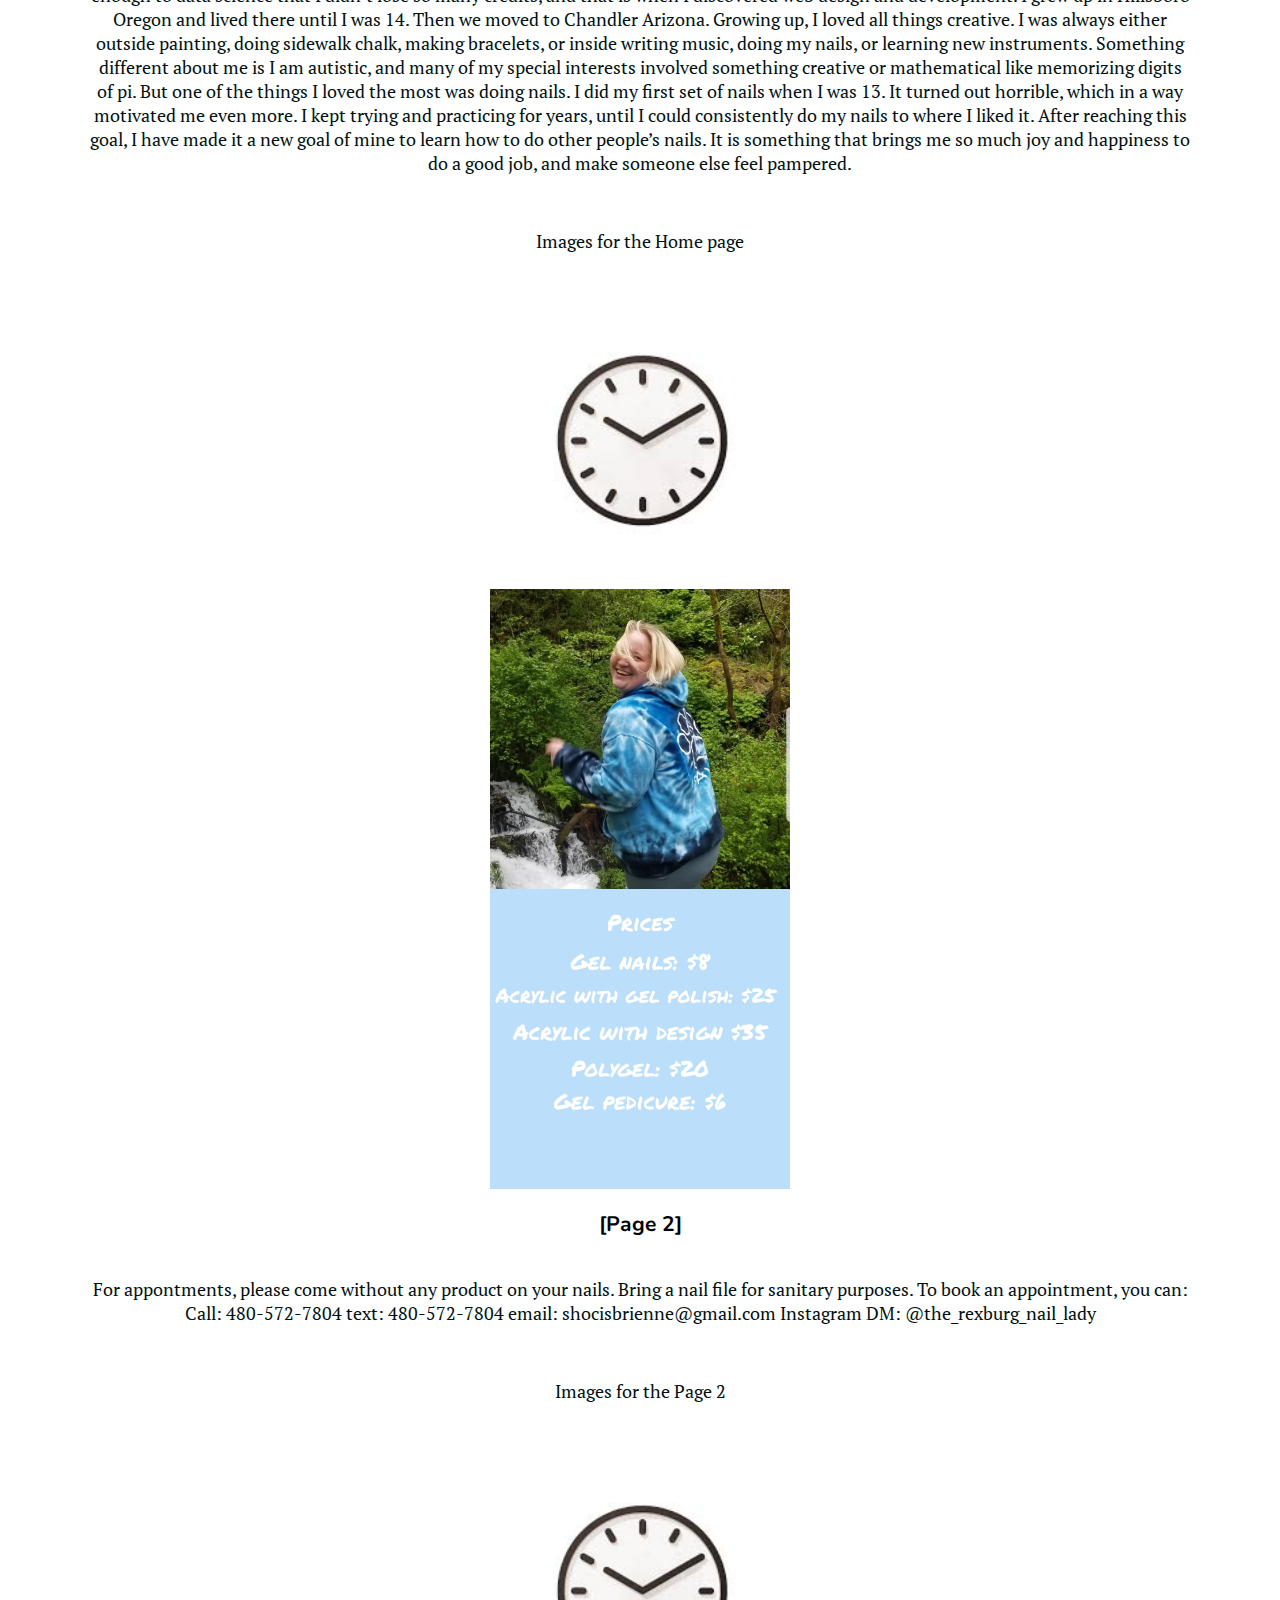
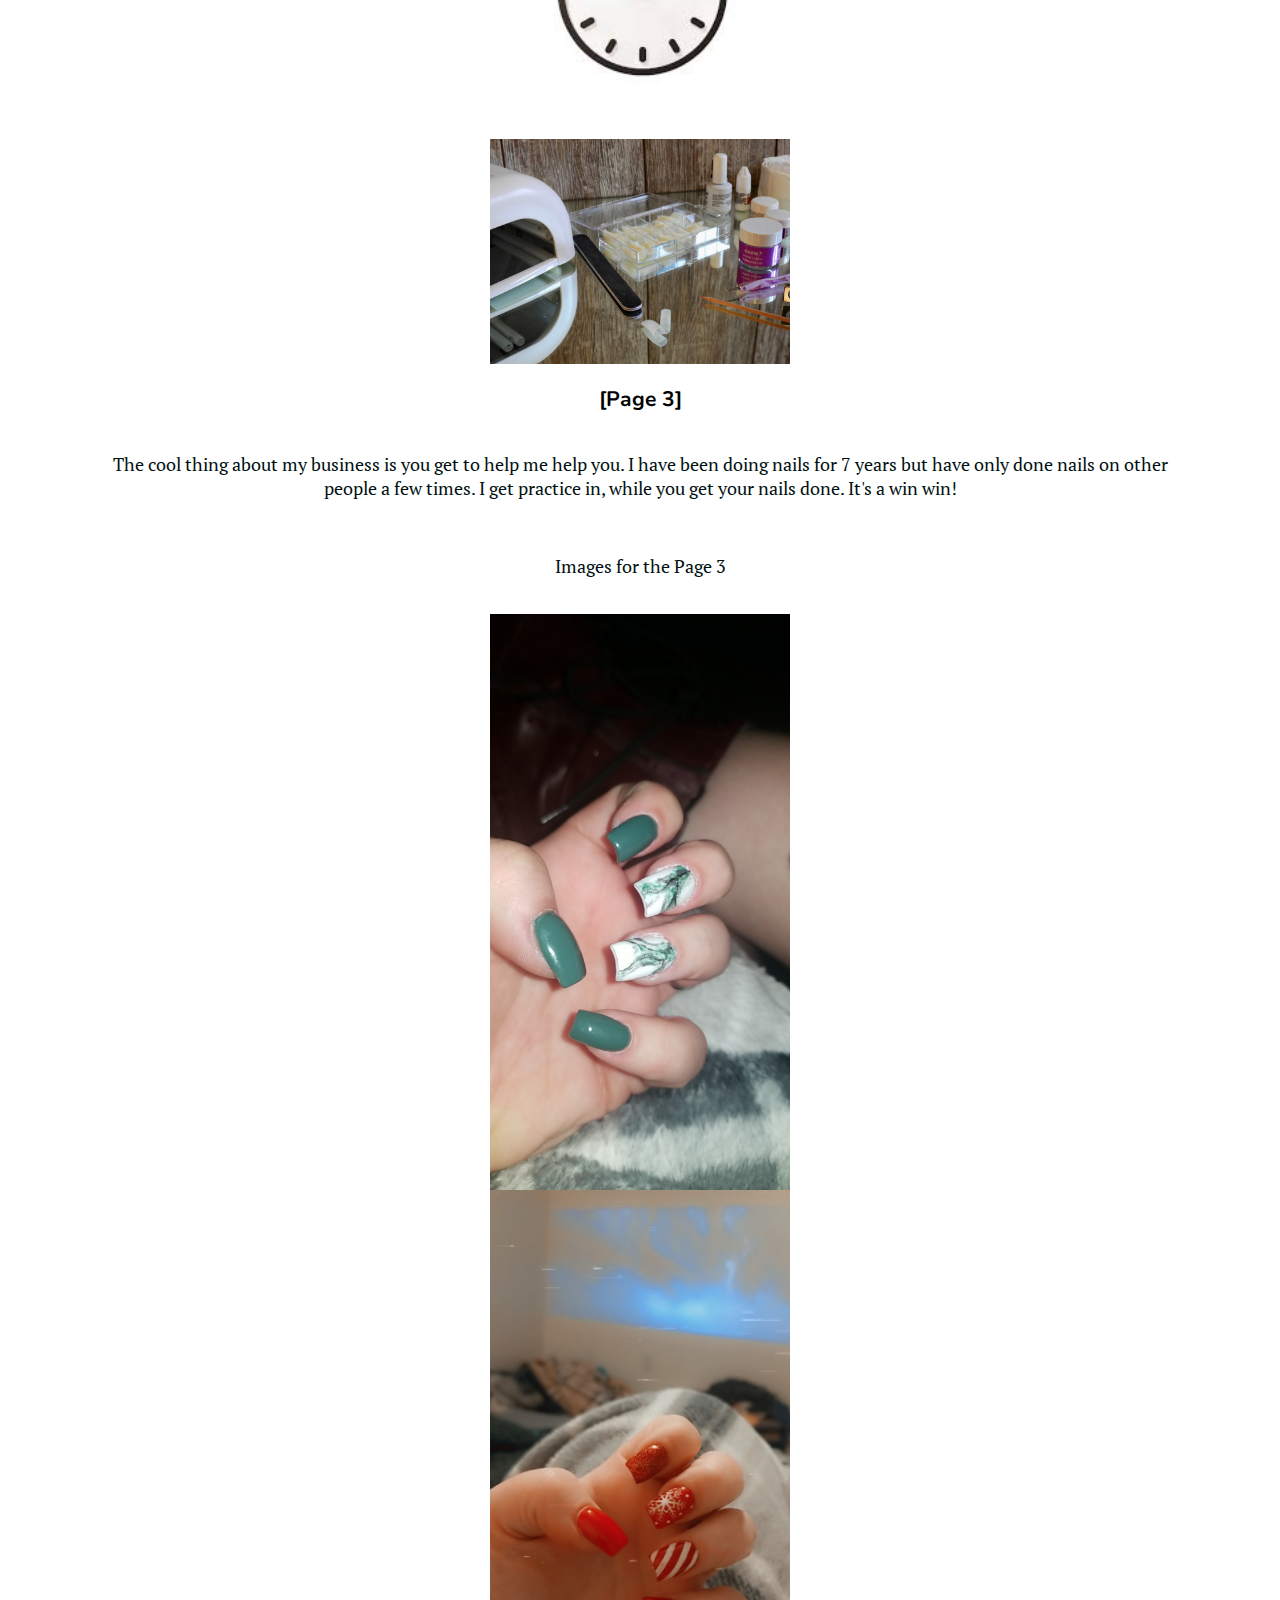
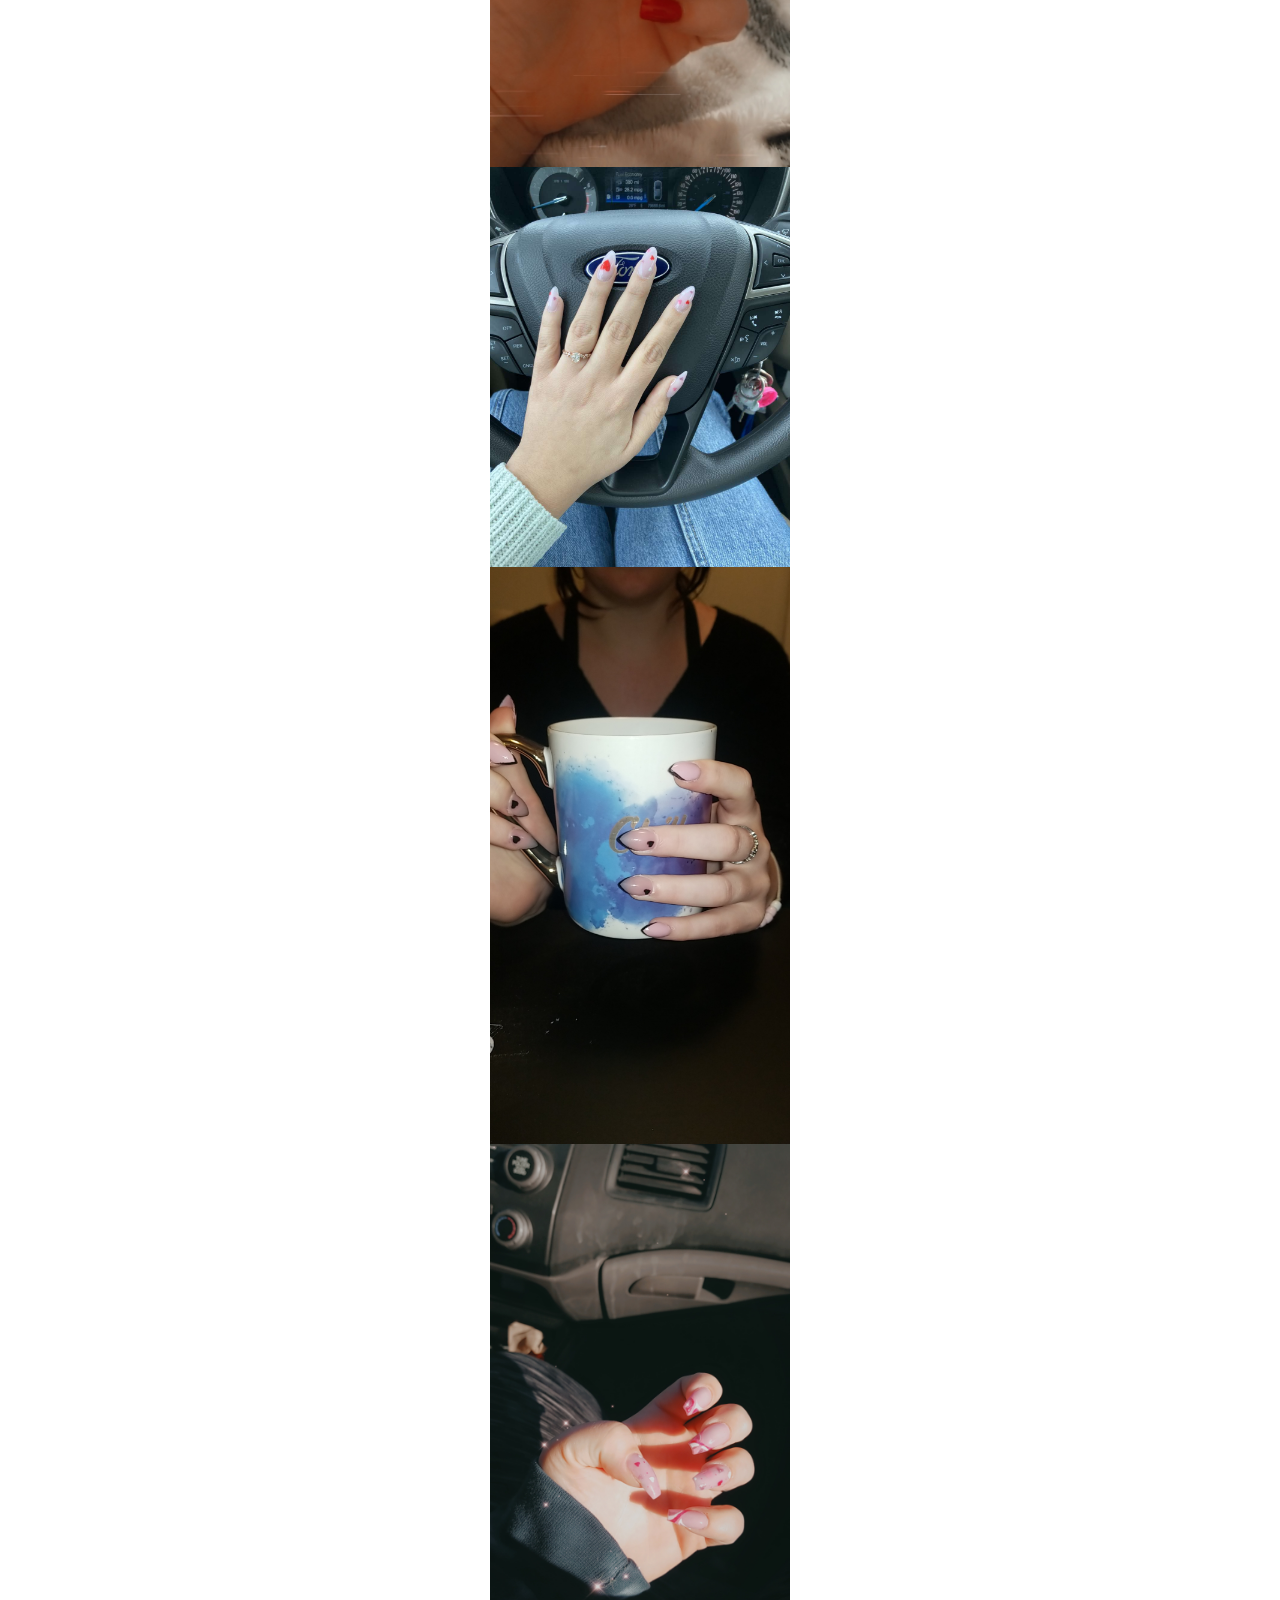
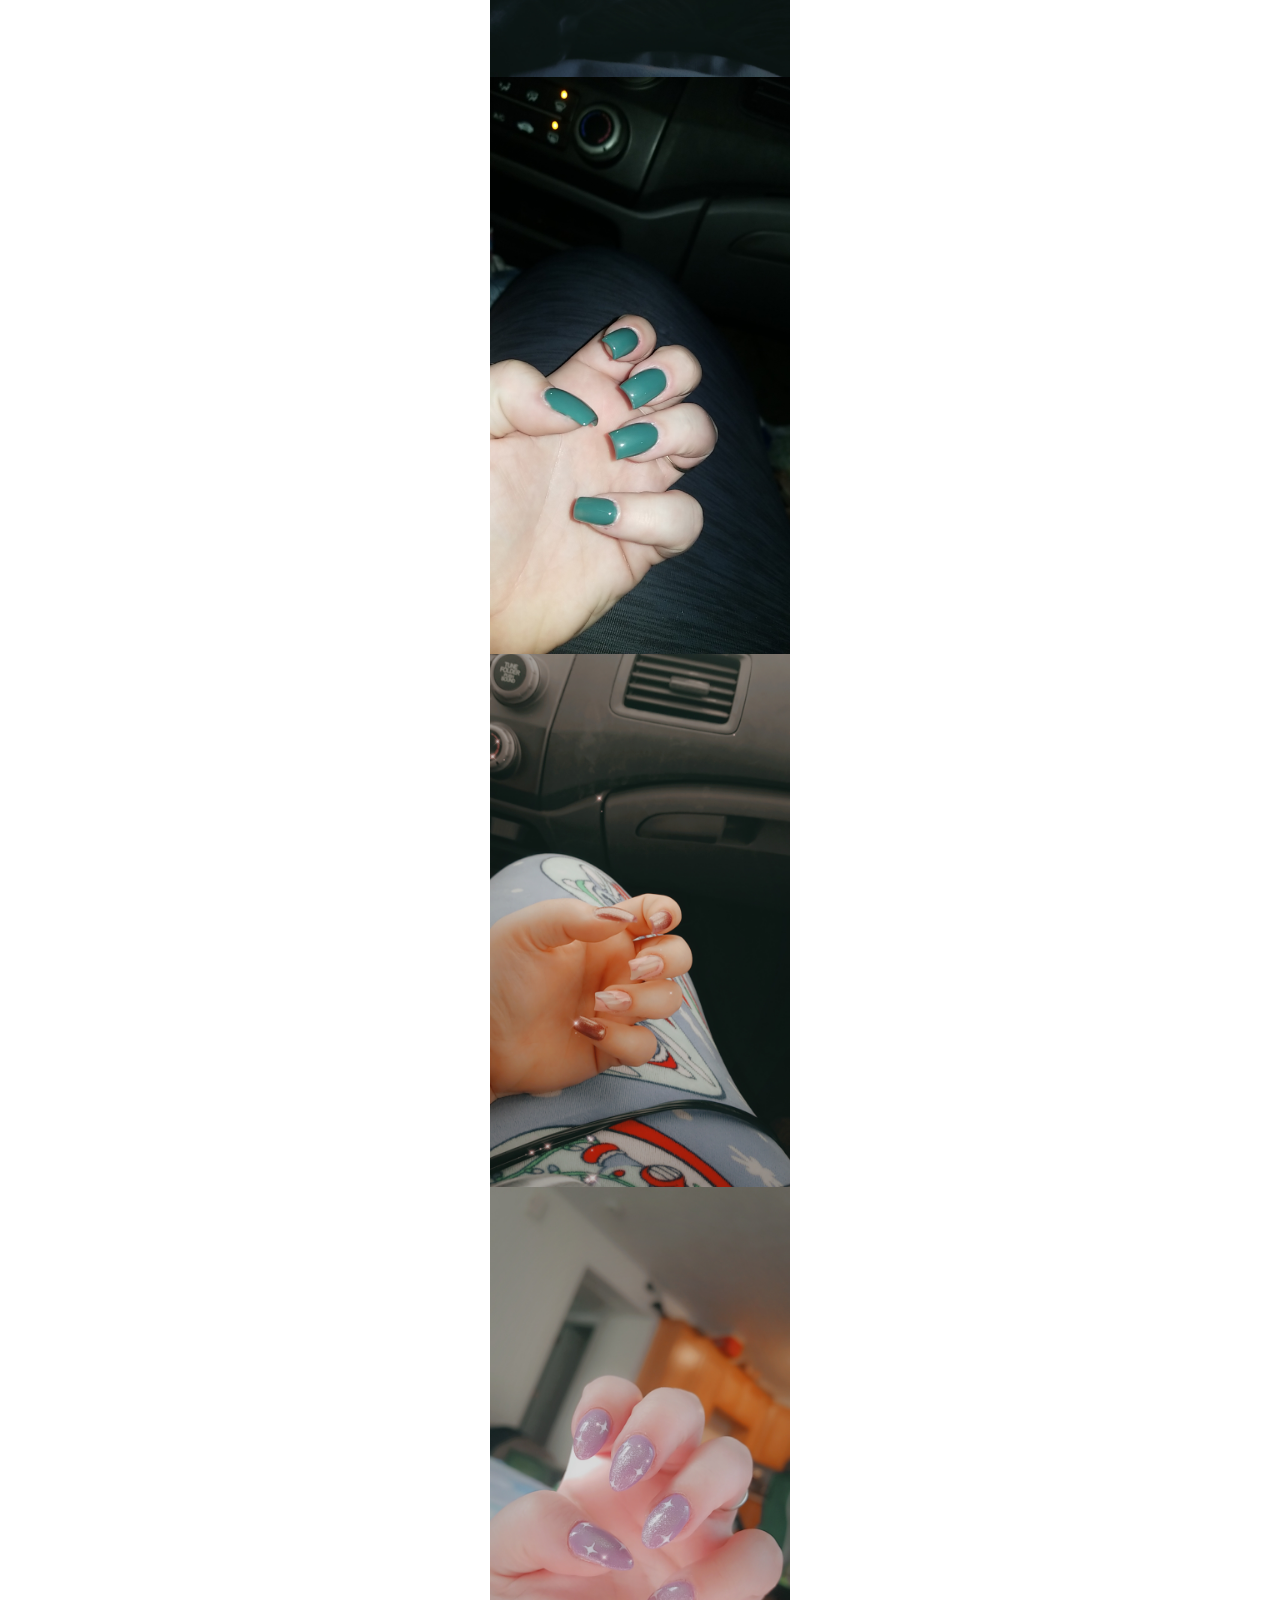
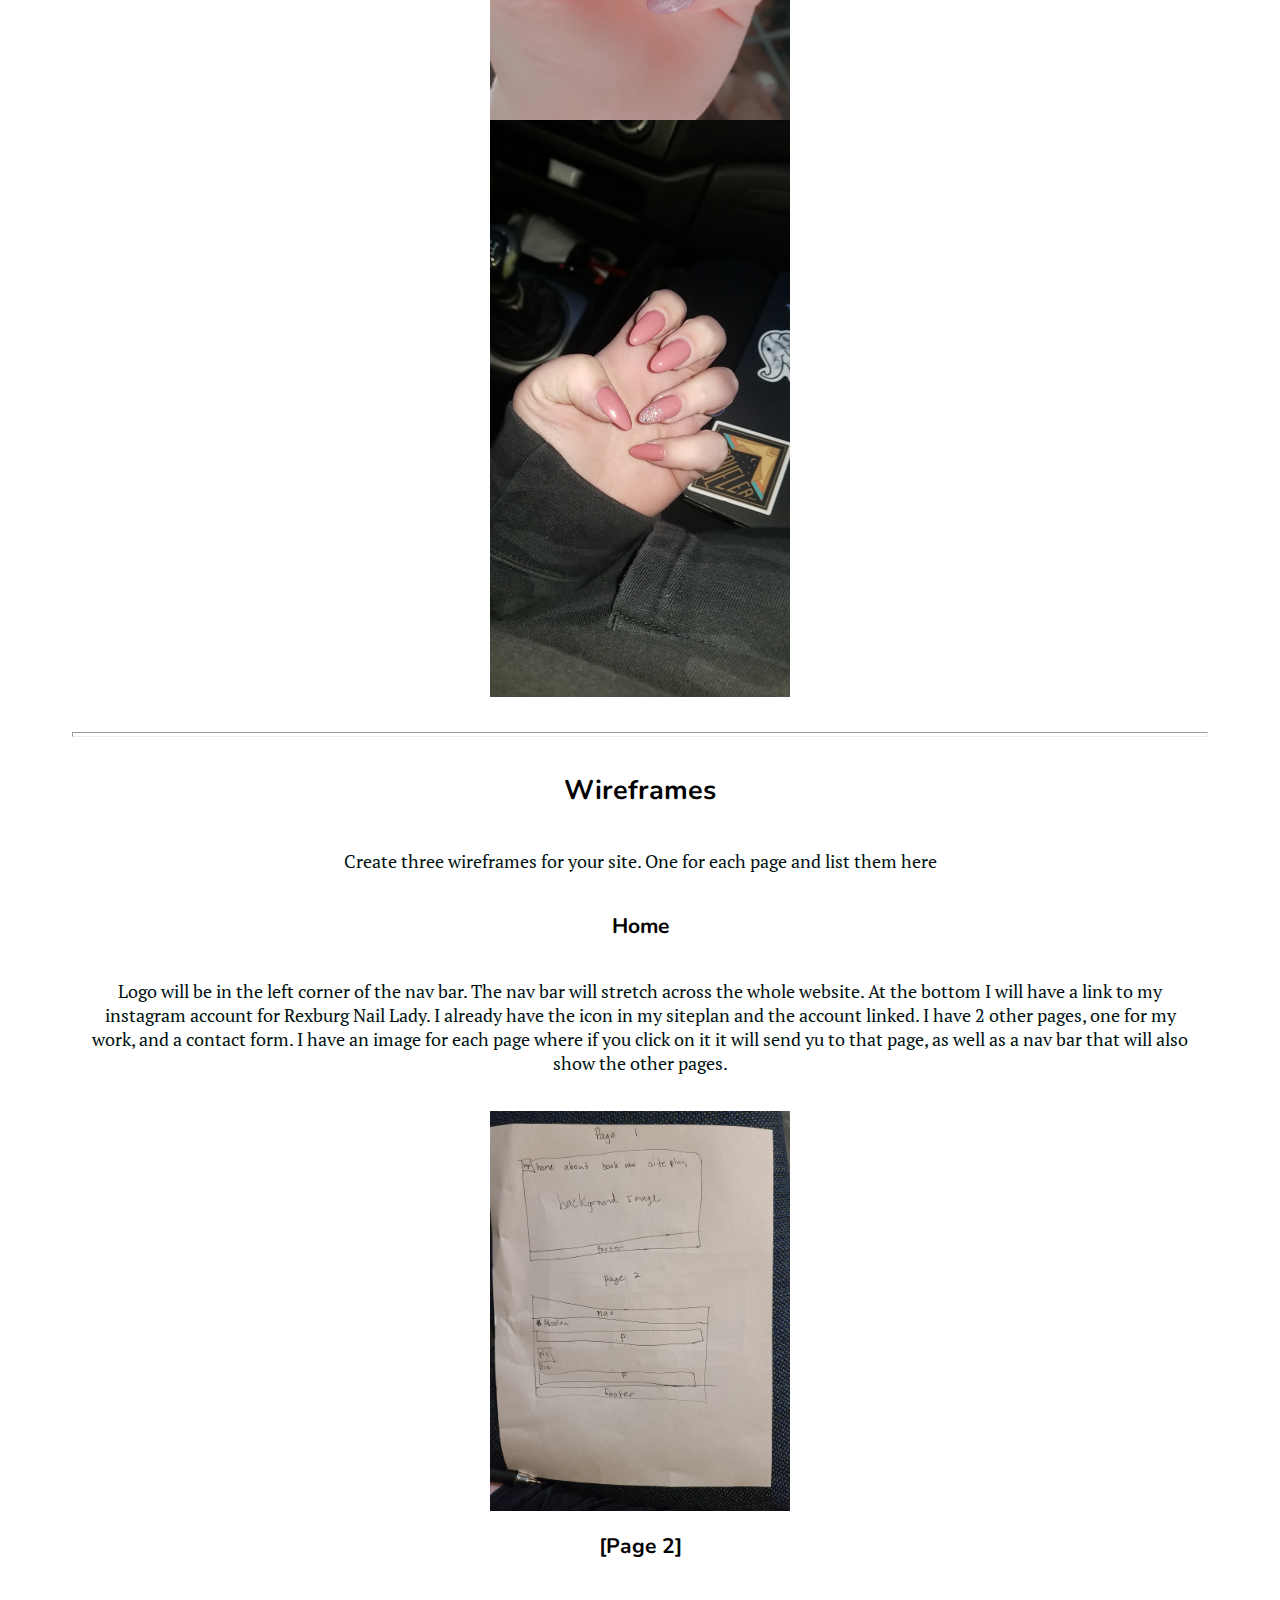
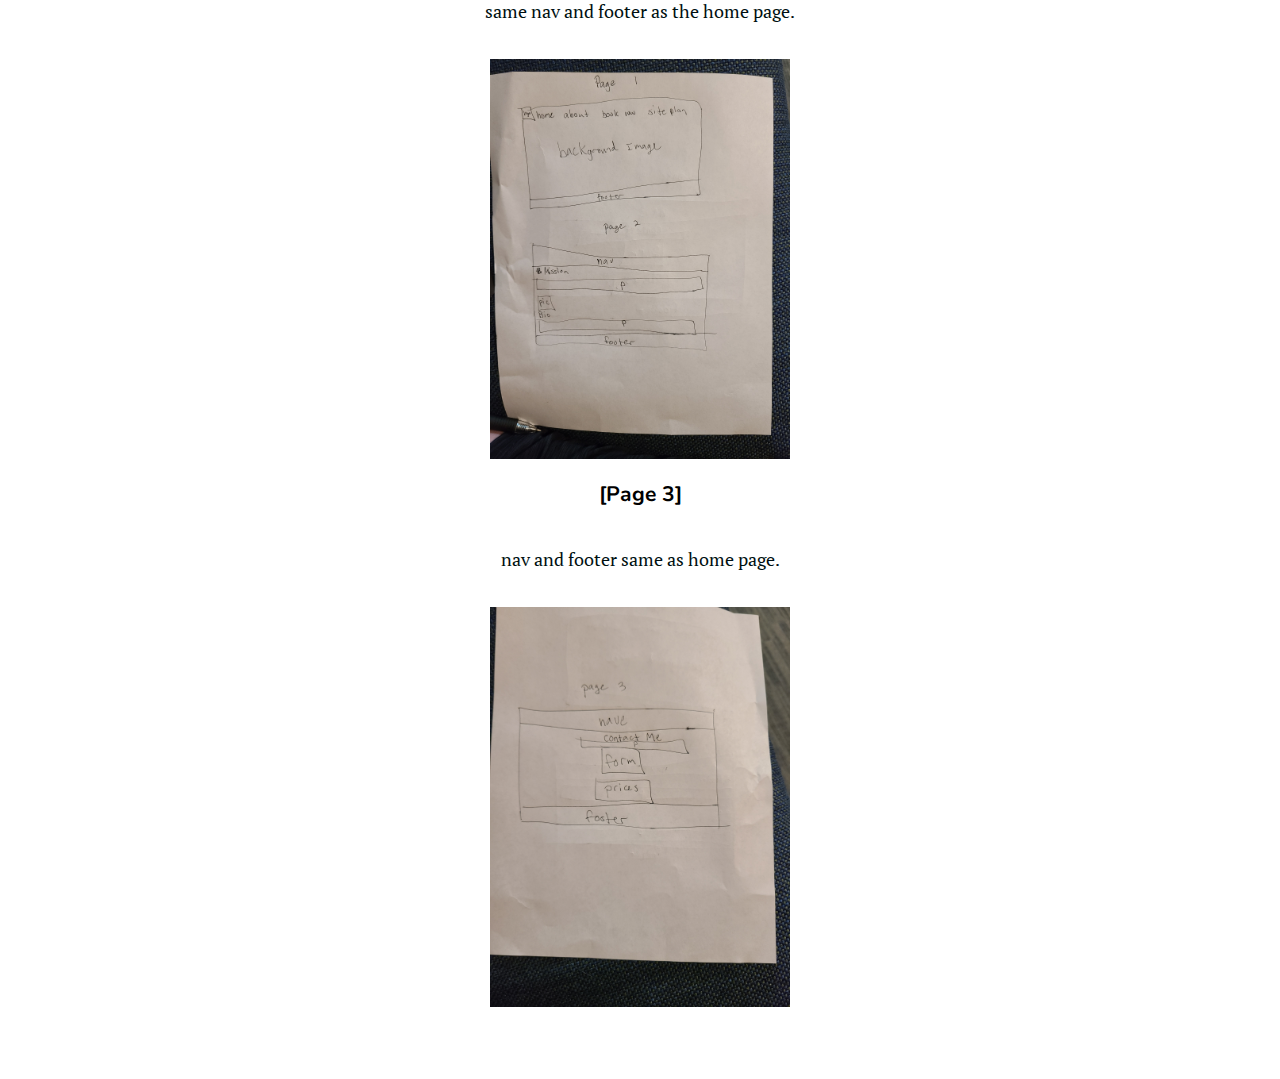
<file: briwebsite/site-plan.html>
<!DOCTYPE html>
<html lang="en-us">
    
  <head>
    <meta charset="utf-8">
    <title>Site Plan</title>
    <link type="text/css" rel="stylesheet" href="./styles/site-plan.css">
    <style>
      @import url('https://fonts.googleapis.com/css2?family=Nunito:wght@300&family=PT+Serif:wght@700&display=swap');
      </style>
  </head>

  <body>
    <header>
      <h1>The Rexburg Nail Lady Site Plan</h1>
      <h2>Brienne Christiansen</h2>
      <h2>WDD 130-1</h2>
      <!-- In the header above, add the name or your site, your name and class number. For example if you are in section 3 you would put WDD 130.03 -->
    </header>
    <main>

      <!-- ------------------------Steps 2-3------------------------------ -->
      <hr>
      <h2>Overview</h2>
      <h3>Purpose</h3>
      <p>My purpose is to make getting your nails done easy and affordable. My business is different than most as I offer many options for payment, and have much lower prices than salons in the area. You can donate supplies as a form of payment, you can pay over time, or you can pay upfront. Either way my prices are low to start. I want to break the cycle of self care being a luxury. Everyone deserves to be spoiled and pampered. </p>  <!-- change this -->


      <h3>Audience</h3>
      <p>My audience is women in the Rexburg area who are wanting to get their nails done without spending a lot of money. </p>  <!-- change this -->

      <hr>
      <h2>Branding</h2>
      <h3>RNN</h3>
      <!-- Replace this with some sort of logo for your site.  A logo can be as simple as the name of your site in a nice font :) -->
      <img src="images1/RNN.png" alt="Logo image">
      <hr>
      <h2>
        Style Guide
      </h2>

      <!-- ------------------------Steps 4-8------------------------------ -->

      <h3>
        Color Palette
      </h3>
      <!--  The colors you choose for a website are one of the most important decisions you will make. Follow the instructions on the activity in iLearn then return and replace the color codes below with the hex color codes (the 6 digit numbers that show at the bottom of each color) for the colors you have chosen below.  You should have at least 2 colors but do not have to fill in all 4 if you do not need them.  -->

      <!-- Copy and paste the URL to your finished palette below Make sure to paste it into both spots -->
      Palette URL: <a href="https://coolors.co/palette/001011-efd0ca-663f46-979b8d-b08080" target="_blank">https://coolors.co/palette/001011-efd0ca-663f46-979b8d-b08080</a>


      <table class="colors">
        <tr><th>Primary</th><th>Secondary</th><th>Accent 1</th><th>Accent 2</th></tr>
        <!-- Replace the numbers in the boxes below with your hex color codes. Then switch to the site-plan.css file and change your colors there as well. -->
        <tr><td class="primary">#001011</td><td class="secondary">#EFD0CA</td><td class="accent1">#663F46</td><td class="accent2">#979B8D</td></tr>
      </table>

      <!-- ------------------------Step 9------------------------------ -->

      <h3>
        Typography
      </h3>
      <!-- Choose a font for your paragraphs (body copy) and headlines. What font(s) have you chosen? Why did you choose what you did?  Make sure to review the list of web safe fonts at W3Schools.org as a starting point.  Think also about which of your colors above you might use for background and font colors. -->

      <h4>
        Heading Font:  Nunito <!-- change this -->
      </h4>
      <h4>
        Paragraph Font: PT Serif  <!-- change this -->
      </h4>
      <h3>
        Normal paragraph example
      </h3>
      <p>
        Lorem ipsum dolor sit amet, consectetur adipiscing elit, sed do eiusmod tempor incididunt ut labore et dolore magna aliqua. Ut enim ad minim veniam, quis nostrud exercitation ullamco laboris nisi ut aliquip ex ea commodo consequat. Duis aute irure dolor in reprehenderit in voluptate velit esse cillum dolore eu fugiat nulla pariatur. Excepteur sint occaecat cupidatat non proident, sunt in culpa qui officia deserunt mollit anim id est laborum.
      </p>
      <h3>
        Colored paragraph example
      </h3>
      <p class="colored">
        Lorem ipsum dolor sit amet, consectetur adipiscing elit, sed do eiusmod tempor incididunt ut labore et dolore magna aliqua. Ut enim ad minim veniam, quis nostrud exercitation ullamco laboris nisi ut aliquip ex ea commodo consequat. 
      </p>

      <!-- ------------------------Step 10------------------------------ -->

      <h3>
        Navigation
      </h3>
      <!-- Think about how you want your navigation bar to look. In the site-plan.css file change the colors to your colors to get the look you desire. --> 
      <nav>
        <a href="#">Home</a>
        <a href="#">Page2</a>
        <a href="#">Page3</a>
      </nav>
      <hr>
      <h2>
        Site Map
      </h2>
      <div class="sitemap">
        <div class="sm-home">
          Home
        </div>
        <div class="sm-page2">
          services <!-- change this -->
        </div>
        <div class="sm-page3">
          my work  <!-- change this -->
        </div>

        <div class="top">
          &nbsp;
        </div>
        <div class="left">
          &nbsp;
        </div>
        <div class="right">
          &nbsp;
        </div>

      </div>

      <!-- --------Content Section -------------- -->
      <hr>
      <h2>
        Content
      </h2>
      <h3>Home page</h3>
      <h4>Bio</h4>
      <p>
        Some of the best memories from my childhood were made at a salon. Since I was 10 years old, the only time I ever went to the salon was on my birthday because it was so expensive. But it was magical. As a little girl, I felt so much more confident and powerful with a cute set of nails than I would have without it. Oddly enough so did most of my friends. I went for one year with my aunt Donna, who I have always looked up to. She is a very successful woman and does very well in her STEM career. She always had her nails and hair done nicely, and for some reason my young mind related that to her success. But in my defense, I feel a lot more motivated when I have my nails done too. My goal is to make getting your nails done not such a rare and expensive experience. I feel like every girl should have the chance to get their nails done and feel powerful. Because of this, I offer various forms of payment. You can pay upfront, donate supplies, or trade in something of similar value. I am always open to negotiation as well. The main purpose is to make it so everyone can get their nails done!
      </p>
      <h5>About</h5>
      <p>
        Hi! My name is Bri Christiansen. I am 21 years old, studying web design and development at Brigham Young University – Idaho. I started college as a vocal performance major and loved every second of it. I just did not feel challenged enough and wanted to pursue something I could be more successful in. I eventually decided on data science because math is a major passion of mine. I quickly learned that as a data science major, it is a lot less math, and a lot more coding than I would have liked. I wanted something a little more creative, but related enough to data science that I didn’t lose so many credits, and that is when I discovered web design and development.
 I grew up in Hillsboro Oregon and lived there until I was 14. Then we moved to Chandler Arizona. Growing up, I loved all things creative. I was always either outside painting, doing sidewalk chalk, making bracelets, or inside writing music, doing my nails, or learning new instruments. Something different about me is I am autistic, and many of my special interests involved something creative or mathematical like memorizing digits of pi. But one of the things I loved the most was doing nails. I did my first set of nails when I was 13. It turned out horrible, which in a way motivated me even more. I kept trying and practicing for years, until I could consistently do my nails to where I liked it. After reaching this goal, I have made it a new goal of mine to learn how to do other people’s nails. It is something that brings me so much joy and happiness to do a good job, and make someone else feel pampered. 
      </p>

      <p>Images for the Home page</p>
        <img src="./images1/images.jpeg" alt="book now">
        <img src="./images1/Screenshot_20230221-095306_Instagram.jpg" alt="profile pic">
        <img src="./images1/prices.jpg" alt="prices">
      </ul>
      <h3>[Page 2]</h3>
      <p>
        For appontments, please come without any product on your nails. Bring a nail file for sanitary purposes. To book an appointment, you can:

        Call: 480-572-7804
        text: 480-572-7804
        email: shocisbrienne@gmail.com
        Instagram DM: @the_rexburg_nail_lady
      </p>
      <p>Images for the Page 2</p>
        <img src="./images1/images.jpeg" alt="image for page">
        <img src="./images1/nail-polish-2112364_1920.jpg" alt="image for page">

      </ul>
      <h3>[Page 3]</h3>
      <p>
        The cool thing about my business is you get to help me help you. I have been doing nails for 7 years but have only done nails on other people a few times. I get practice in, while you get your nails done. It's a win win!
      </p>
      <p>Images for the Page 3</p>
        <img src="./images1/img1.jpg" alt="image for page3">
        <img src="./images1/img2.jpg" alt="image for page3">
        <img src="./images1/img3.jpg" alt="image for page3">
        <img src="./images1/img4.jpg" alt="image for page3">
        <img src="./images1/img5.jpg" alt="image for page3">
        <img src="./images1/img6.jpg" alt="image for page3">
        <img src="./images1/img7.jpg" alt="image for page3">
        <img src="./images1/img8.jpg" alt="image for page3">
        <img src="./images1/img9.jpg" alt="image for page3">

      </ul>
      <hr>
      <h2>
        Wireframes
      </h2>
      <p>
        Create three wireframes for your site. One for each page and list them here</p>

      <h3>Home</h3>
      <p>         
        Logo will be in the left corner of the nav bar. The nav bar will stretch across the whole website. At the bottom I will have a link to my instagram account for Rexburg Nail Lady. I already have the icon in my siteplan and the account linked. I have 2 other pages, one for my work, and a contact form. I have an image for each page where if you click on it it will send yu to that page, as well as a nav bar that will also show the other pages. 
      </p>
      <img src="./images1/wireframe2.jpg" alt="home page wireframe">

      <h3>[Page 2]</h3>
      <p>         
        same nav and footer as the home page. 
      </p>
      <img src="./images1/wireframe2.jpg" alt="page 2 wireframe">

      <h3>[Page 3]</h3>
      <p>         
        nav and footer same as home page. 
      </p>
      <img src="./images1/wireframe1.jpg" alt="page 3 wireframe">
    </main>
  </body>

</html>
</file>
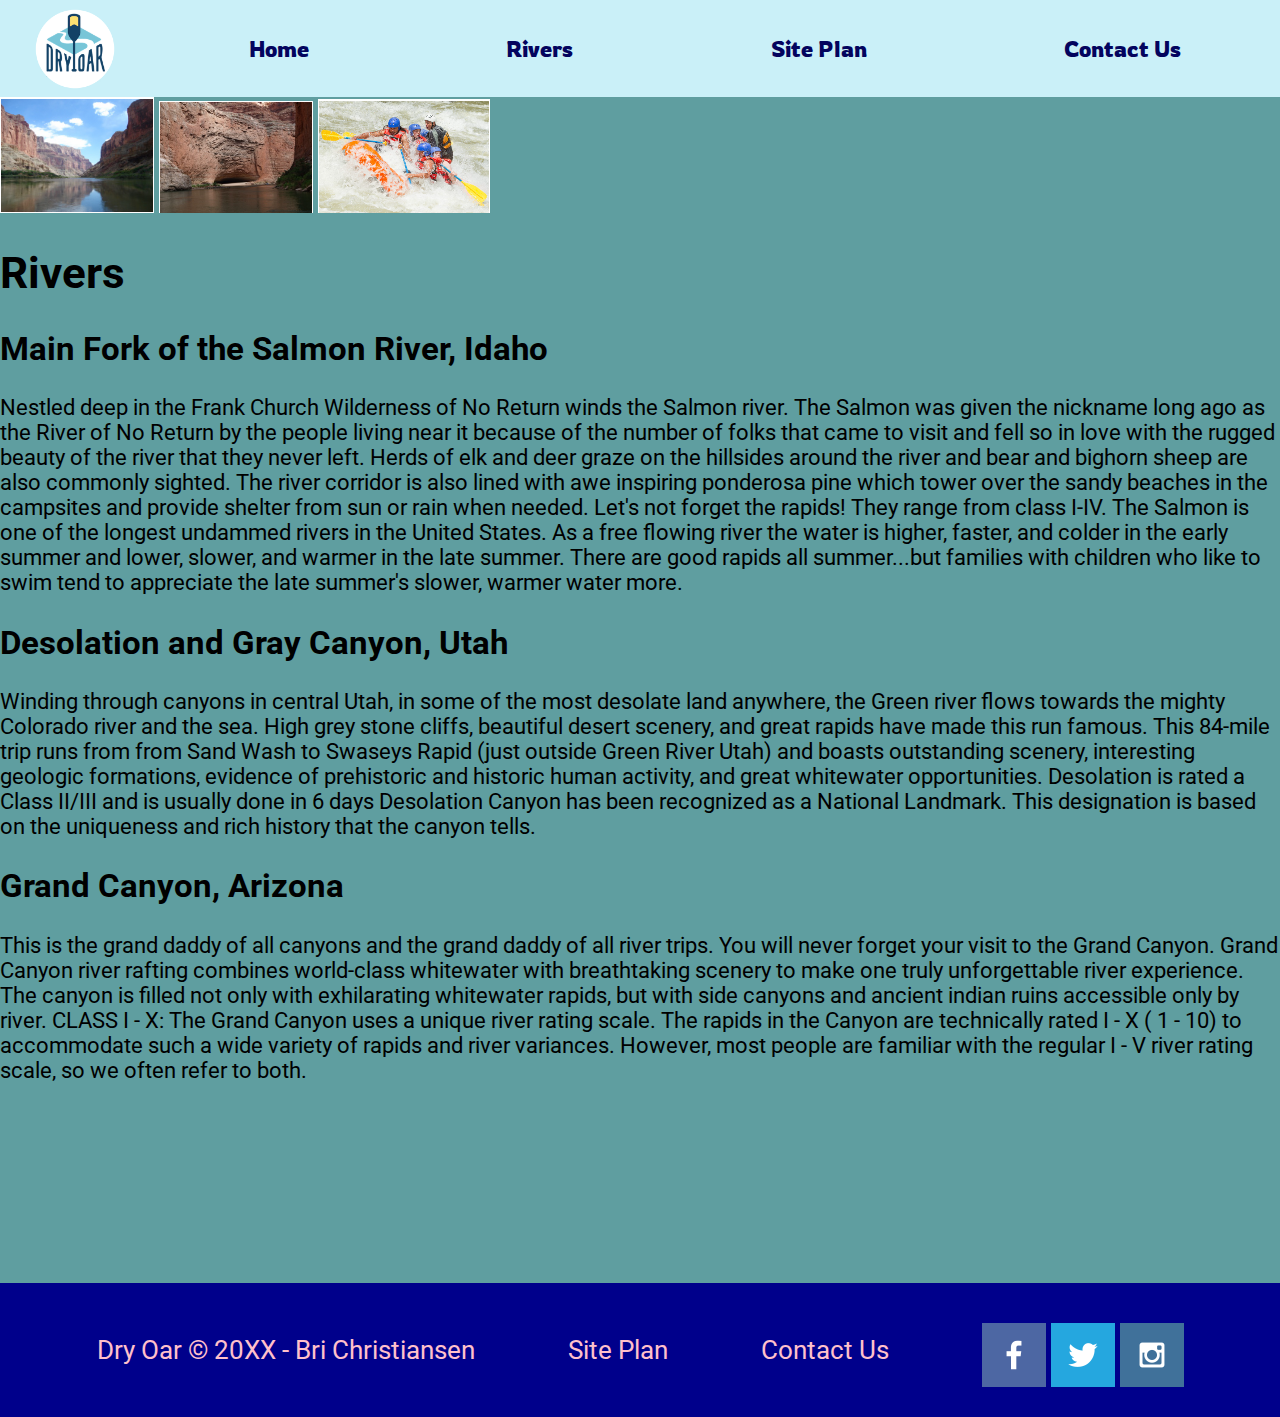
<file: wwr/page-2.html>
<!DOCTYPE html>
<html lang="en">
<head>
    <meta charset="UTF-8">
    <meta http-equiv="X-UA-Compatible" content="IE=edge">
    <meta name="viewport" content="width=device-width, initial-scale=1.0">
    <link rel="stylesheet" href="./styles/page-2style.css">
    <title>Rivers</title>
    
</head>
<body>
    <div id = 'content'>
        <header>
            <a id="logo_link" href="index.html">
                <img class="logo" src="./images/images/logo.png" alt="Riptide Rapids Logo">
            </a>
            <nav>
                <a href="index.html">Home</a>
                <a href="./page-2.html">Rivers</a>
                <a href="site-plan-rafting.html">Site Plan</a>
                <a href="contactus.html">Contact Us</a>
            </nav>
        </header>

        <div>
            <img id="grand-canyon" src="./images/images/grand-canyon.png" alt="rivers image">
            <img id="gray-canyon" src="./images/images/gray-canyon.png" alt="rivers image">
            <img id="salmon-river" src="./images/images/salmon-river.png" alt="rivers image">
        </div>

        <div id = 'rivers'>

            <h1>Rivers</h1>


            <h2>Main Fork of the Salmon River, Idaho</h2>

            Nestled deep in the Frank Church Wilderness of No Return winds the Salmon river. The Salmon was given the nickname long ago as the River of No Return by the people living near it because of the number of folks that came to visit and fell so in love with the rugged beauty of the river that they never left.

Herds of elk and deer graze on the hillsides around the river and bear and bighorn sheep are also commonly sighted. The river corridor is also lined with awe inspiring ponderosa pine which tower over the sandy beaches in the campsites and provide shelter from sun or rain when needed.

Let's not forget the rapids! They range from class I-IV. The Salmon is one of the longest undammed rivers in the United States. As a free flowing river the water is higher, faster, and colder in the early summer and lower, slower, and warmer in the late summer. There are good rapids all summer...but families with children who like to swim tend to appreciate the late summer's slower, warmer water more.
            
            <h2>Desolation and Gray Canyon, Utah</h2>
            
            Winding through canyons in central Utah, in some of the most desolate land anywhere, the Green river flows towards the mighty Colorado river and the sea. High grey stone cliffs, beautiful desert scenery, and great rapids have made this run famous. This 84-mile trip runs from from Sand Wash to Swaseys Rapid (just outside Green River Utah) and boasts outstanding scenery, interesting geologic formations, evidence of prehistoric and historic human activity, and great whitewater opportunities.

Desolation is rated a Class II/III and is usually done in 6 days

Desolation Canyon has been recognized as a National Landmark.  This designation is based on the uniqueness and rich history that the canyon tells.

            <h2>Grand Canyon, Arizona</h2>

            This is the grand daddy of all canyons and the grand daddy of all river trips. You will never forget your visit to the Grand Canyon.

Grand Canyon river rafting combines world-class whitewater with breathtaking scenery to make one truly unforgettable river experience. The canyon is filled not only with exhilarating whitewater rapids, but with side canyons and ancient indian ruins accessible only by river.

CLASS I - X: The Grand Canyon uses a unique river rating scale. The rapids in the Canyon are technically rated I - X ( 1 - 10) to accommodate such a wide variety of rapids and river variances. However, most people are familiar with the regular I - V river rating scale, so we often refer to both.
            
            
        </div>

        <footer>
            <p>Dry Oar &copy; 20XX - Bri Christiansen</p>
            <p><a href="site-plan-rafting.html">Site Plan</a></p>
            <p><a href="contactus.html">Contact Us</a></p>
            <div class="social">
                <a href="https://facebook.com" target="_blank">
                    <img src="./images/images/facebook.png" alt="fb icon">
                </a>
                <a href="https://twitter.com" target="_blank">
                    <img src="./images/images/twitter.png" alt="twitter icon">
                </a>
                <a href="https://instagram.com" target="_blank">
                 <img src="./images/images/instagram.png" alt="instagram icon">
                </a>
        </footer>
    </div>
</body>
</html>
</file>
<file: briwebsite/styles/styles.css>
*{
    margin: 0;
    padding: 0;
    font-family: sans-serif;
}
.wrapper{
    width:100%;
    height: 100vh;
    margin: auto;
}
header{
    background: url(homeimages/manicure.jpg);
    background-size: cover;
}
.nav-area{
    float:left;
    list-style: none;
    margin-top: 30px;
}
.nav-area li{
    display: inline-block;
}
img{
    width: 100px;
    float: left;
    height: auto;
}
.nav-area li a{
    color: black;
    text-decoration: none;
    padding: 5px 20px;
    font-family: poppins;
    font-size: 20px;
    align-self: center;
}
.nav-area li a:hover{
    background: #333;
    color: #fff;
}
.welcome-text{
    /* position: absolute; */
    width: 600px;
    height: 300px;
    margin: auto auto;
    text-align: center;
    top: 45%;
    position: relative;
    background-color: #E3E3E3;
    border: #001011 20px solid;
}
h1{
    padding-top: 100px;
    font-size: 3em;
    padding-bottom: 20px;
}
a.contactme{
    background-color: #001011;
    padding: 10px 20px;
    margin-top: 50px !important;
    color: #E3E3E3;
}
footer{
    background-color: #663F46;
    grid-column: 1/3;

}
footer{
    flex-direction: column;
}
footer a, footer p{
    color: white;
    padding: 10px 0 10px 0;
    margin: 0;
}
@media screen and (max-width: 900px) {
    .welcome-text {
        display: block;
        height: auto;
    }
    nav, footer {
        flex-direction: column;
    }
    nav a {
        display: block;
        padding: 15px;
    }
    #hero {
        margin-top: 0;
    }
    #hero-msg {
        margin-top: 0;
    }
    #hero-msg h4 {
        display: none;
    }
    .home-title {
        font-size: 25px;
        color: #2E282A ;
    }
    .rivers-card, .camping-card, .rapids-card { 
        margin: 50px auto;
        width: 60%;
    }
    #background {
        display: none;
    }
    .mountains, .msg {
        width: 80%;
        display: block;
        margin: 0 auto;
    }
    footer {
        margin-top: 25px;
    }
}

@media only screen and (max-width: 400px) {
    .welcome-text {
        width: auto;
        height: 350px;
        padding-bottom: 100px;
    }

    .nav-area {
        display: block;
        padding: 15px;
        flex-direction: column;
    }
    
    br {
        width: 1000px;
    }
    button{
        padding-bottom: 50px !important;
    }

    footer p {
        margin: 10px 30px;
    }



  }
</file>
<file: wwr/styles/styles.css>
@import url('https://fonts.googleapis.com/css2?family=Roboto:ital,wght@1,300&family=Rowdies&display=swap');

#content{
    max-width: 1600px;
    margin: 0 auto;
    
}

nav a{
    text-align: center;
    text-decoration: none;
    color:white;
    padding: 35px;
}


#hero-msg h1{
    text-align:center ;
}
#hero-msg h4{
    text-align:center ;
    color: white;

}

.button-box{
    text-align:center ;

}
main section{
    text-align:center ;

}

#background{
    height: 725px;
    background-color:#2E282A  ;
}
body{
    background-color: #E4572E;
    font-size: 22px;
    padding: 0;
    margin: 0;
    font-family: 'Roboto';

}
header{
    background-color: #2E282A;
    font-family: 'Rowdies';
    display: grid;
    grid-template-columns: 150px auto;
}
nav a:hover{
    background-color: aqua ;
    color:pink;
}
.book{
    background-color: #caf0f8;
    text-decoration: none;
    color:#03045e;
    font-size: 18px;
    padding: 15px 30px;
    margin-top: 50px;
    border-radius: 5px;
}
.join{
    background-color: #e76f51;
    text-decoration: none;
    color:#03045e;
    font-size: 18px;
    padding: 15px 30px;
    margin-top: 50px;
    border-radius: 5px;
}

.book:hover{
    background-color: aqua;
    color:#e76f51;
}

.join:hover{
    background-color: aqua;
    color:#e76f51;
}
.msg{
    background-color:#8ecae6;
    line-height: 1.5em;
    padding: 35px;
    grid-column: 6/10;
    grid-row: 6/7;
    box-shadow: 5px 5px 10px #6f7364;
    

}
.msg h2{
    background-color: #8ecae6;
    color:#e76f51;
    font-family: 'Rowdies';
}
.msg p{
    background-color: #8ecae6;
    color:firebrick;
    font-size: .8em;
    padding-bottom: 15px;
}
footer{
    background-color: #FFC914;
    color:black;
    padding: 25px 50px;
    margin-top: 200px;
    display: flex;
    justify-content: space-around;
    align-items: center;
}

footer a{
    background-color: #FFC914;
    text-decoration: none;
    color:black;

}
footer a:hover{
    background-color: aqua;
    color: white;
    
}
.logo{
     width: 80px;
}
#hero-img{
    width: 100%;
}
footer p{
    font-size:1.2em ;
    
}
footer p a:hover{
    text-decoration: underline;
}
.home-title{
    color:white;
    font-size: 2em;
    margin-top: 10px;
    font-family: "Rowdies";
}
h4{
    color:#03045e;
}
h2{
    margin:0;
}
#logo_link{
    padding-top: 5px;
    justify-self: center;
    align-self: center;
}
.icon{
    padding-top: 10px;
}
footer .social img{
    padding-top: 15px;
}

.rivers-card, .camping-card, .rapids-card{
    margin: 200px 0;
}
.card-img{
    border: 10px solid black;
    transition: transform .5s;
    box-shadow: 5px 5px 10px #6f7364;
}
main section img{
    box-sizing: border-box;
}
.icon{
    width: 80px;
}
nav{
    display: flex;
    justify-content: space-around;
}
#hero{
    display: grid;
    grid-template-columns: 1fr 3fr 1fr;
    margin-top: -100px;
}
#hero-box{
    grid-column: 1/4;
    grid-row: 1/3;
    z-index: -1;
}
#hero-msg{
    grid-column: 2/3;
    grid-row: 1/2;
    margin-top: 100px;
}
.card-img, .mountains{
    width: 100%;
}
.rivers-card{
    grid-column: 2/4;
    grid-row: 2/3;
}
.camping-card{
    grid-column: 5/7;
    grid-row: 2/3;
}
.rapids-card{
    grid-column: 8/10;
    grid-row: 2/3;
}
#background{
    grid-column: 1/11;
    grid-row: 4/9;
}
.mountains{
    width: 100%;
    grid-column: 2/7;
    grid-row: 5/8;
    box-shadow: 5px 5px 10px #6f7364 ;

}
.card-img:hover{
    opacity: .6;
    transform: scale(1.1);
}
.home-grid{
    display: grid;
    grid-template-columns: repeat(10,1fr);

}
@media screen and (max-width: 900px) {
    #hero, .home-grid {
        display: block;
        height: auto;
    }
    nav, footer {
        flex-direction: column;
    }
    nav a {
        display: block;
        padding: 15px;
    }
    #hero {
        margin-top: 0;
    }
    #hero-msg {
        margin-top: 0;
    }
    #hero-msg h4 {
        display: none;
    }
    .home-title {
        font-size: 25px;
        color: #2E282A ;
    }
    .rivers-card, .camping-card, .rapids-card { 
        margin: 50px auto;
        width: 60%;
    }
    #background {
        display: none;
    }
    .mountains, .msg {
        width: 80%;
        display: block;
        margin: 0 auto;
    }
    footer {
        margin-top: 25px;
    }
}
</file>
<file: positionstyles.css>
/* CSS - Name: "positionstyles.css" */
/* Activity 1 styles */
.content1 {
    /* This is the parent of the activity 1 boxes. */
    display: grid;
    grid-template-columns: 1fr 1fr;
    justify-items: center;
    grid-gap: 20px;
  }
  .red1 { 
    width: 100px; 
    height: 100px; 
    background-color: red; 
    width: 100%;
    grid-column: 1/3;
  
  } 
  .green1 {
    width: 200px; 
    height: 200px; 
    background-color: green; 
  
  } 
  .yellow1 {
    width: 200px; 
    height: 200px; 
    background-color: gold; 
  } 
  .blue1 {
    width: 100px; 
    height: 100px; 
    background-color: blue; 
    width: 100%;
    grid-column: 1/3;
  } 
  
  
  .red2 {
    width: 100px; 
    height: 100px; 
    background-color: red; 
  } 
  .green2 { 
    width: 100px; 
    height: 100px; 
    background-color: green; 
    margin-top: -50px;
    margin-left: 50px;
  } 
  .yellow2 {
    width: 100px; 
    height: 100px; 
    background-color: gold; 
    margin-top: -50px;
    margin-left: 100px;
  } 
  .blue2 {
    width: 100px; 
    height: 100px; 
    background-color: blue; 
    margin-top: -50px;
    margin-left: 150px;
  } 
  /* Activity 3 styles */ 
  .content3 {
    /* This is the parent of the activity 3 boxes. */
    display: grid;
    grid-template-columns: 1fr 1fr;
    column-gap: 50px;
  }
  .red3 {
    width: 100px; 
    height: 100px; 
    background-color: red; 
    width: 100%;
    grid-column: 1/3;
  } 
  .green3 {
    width: 100px; 
    height: 200px; 
    background-color: green;
    width: 100%;
  } 
  .yellow3 {
    width: 100px; 
    height: 200px; 
    background-color: gold; 
    width: 100%;
  } 
  .blue3 {
    width: 100px;
    height: 100px; 
    background-color: blue; 
    width: 100%;
    grid-column: 1/3;
  } 
  /* Activity 4 styles */ 
  .content4 {
    /* This is the parent of the activity 4 boxes. */
    height: 400px;
    display: grid;
    grid-template-columns: 1fr 1fr;
  
  }
  .red4 {
    width: 100%; 
    height: 100%; 
    background-color: red; 
    grid-row: 1/4;
  } 
  .green4 {
    width: 100%; 
    height: 100%; 
    background-color: green; 
  } 
  .yellow4 {
    width: 100%; 
    height: 100%; 
    background-color: gold; 
  } 
  .blue4 {
    width: 100%; 
    height: 100%; 
    background-color: blue; 
  } 
  /* Activity 5 styles */ 
  .content5 {
    /* This is the parent of the activity 5 boxes. */
    height: 400px;
  }
  .red5 { 
    width: 100%; 
    height: 100px; 
    background-color: red; 
  } 
  .green5 { 
    width: 150px; 
    height: 150px; 
    background-color: green; 
    float: left;
  
  } 
  .yellow5 {
    width: 100%; 
    height: auto; 
    background-color: gold; 
  
  } 
  .blue5 {
    width: 100%; 
    height: 100px; 
    background-color: blue; 
  } 
  /* Activity 6 styles */ 
  .content6 {
    /* This is the parent of the activity 6 boxes. */
    display: grid;
    grid-template-columns: repeat(6, 1fr);
    grid-template-rows: repeat(6, 1fr);
    height: 600px;
  }
  .content6 div {
    width: 100%;
    height: 100%;
  }
  .red6 {
    
    background-color: red; 
    grid-column: 1/5;
    grid-row: 1/3;
  } 
  .green6 {
    
    background-color: green; 
    grid-column: 1/3;
    grid-row: 5/7;
    z-index: 1;
  } 
  .yellow6 {
    
    background-color: gold; 
    grid-column: 5/7;
    grid-row: 3/7;
    z-index: 1;
  } 
  .blue6 {
   
    background-color: blue; 
    grid-column: 2/6;
    grid-row: 2/6;
  } 
  
  
  /* Do not make any changes below here */
  .activity {
    width: 70%; 
    margin: 20px auto; 
    font-family: Arial, sans-serif; 
    border: 1px solid black; 
    padding: 10px; 
    clear:both; 
    overflow: auto;
  } 
  
  .hint {
    border: 1px solid grey;
    background: #e0e0e0;
    padding: .5em;
    position: relative;
    margin: 1em 0;
  }
  .hint h3 {
    margin: 0;
  }
  .hint:hover {
    background: #d0d0d0;
  }
  .hint > div {
    display: none;
  }
  
  .hint input[type=checkbox] {
    position: absolute;
    width: 100%;
    height: 100%;
    opacity: 0;
    z-index: 1;
    cursor: pointer;
  }
  
  .hint input[type=checkbox]:checked ~ div {
    display: block;
  }
  
  .hint i {
    position: absolute;
    transform: translate(-6px, 0);
    margin-top: 16px;
    right: 10px;
    top: -3px;
  }
  .hint i:before, .hint i:after {
    content: "";
    position: absolute;
    background-color: black;
    width: 3px;
    height: 9px;
  }
  .hint i:before {
    transform: translate(2px, 0) rotate(45deg);
  }
  .hint i:after {
    transform: translate(-2px, 0) rotate(-45deg);
  }
  
  .hint input[type=checkbox]:checked ~ i:before {
    transform: translate(-2px, 0) rotate(45deg);
  }
  .hint input[type=checkbox]:checked ~ i:after {
    transform: translate(2px, 0) rotate(-45deg);
  }
  .hint a {
    position: relative;
    z-index: 1;
  }
</file>
<file: briwebsite/styles/p2styles.css>
@import url('https://fonts.googleapis.com/css2?family=Nunito:wght@300&family=PT+Serif:wght@700&display=swap');

:root {
  /* change the values below to your colors from your palette */
  --primary-color: #001011   ;
  --secondary-color: #EFD0CA ;
  --accent1-color: #663F46;
  --accent2-color: #979B8D;

  /* change the values below to your chosen font(s) */
  --heading-font: "Nunito";
  --paragraph-font: "PT Serif";

  /* these colors below should be chosen from among your palette colors above */
  --headline-color-on-white: #001011;  /* headlines on a white background */ 
  --headline-color-on-color: white; /* headlines on a colored background */ 
  --paragraph-color-on-white: #001011; /* paragraph text on a white background */ 
  --paragraph-color-on-color: white; /* paragraph text on a colored background */ 
  --paragraph-background-color: #979B8D  ;
  --nav-link-color: #979B8D;
  --nav-background-color: #663F46 ;
  --nav-hover-link-color: #EFD0CA ;
  --nav-hover-background-color: #001011 ;
}


#content{
    display: grid;
    display: inline;
    max-width: 1600px;
    margin: 0 auto;
    grid-template-columns: 1fr 1fr;
    grid-template-rows: 1fr 1fr 1fr;
}
#content{
  background-color: #E3E3E3;
  width: 600px
}
header {
    padding: 1em;
    text-align: left;
    color: #001011;
    background-color: #EFD0CA;
    grid-column: 1/9;
    grid-row: 1/2;
}

nav a{
    text-align: center;
    text-decoration: none;
    color:white;
    padding: 35px;
    font-size: 1.2em;
}
nav a {
    display: inline;
    padding: 15px;
}
nav, footer {
    flex-direction: column;
}
.logo{
    width: 80px;
}
#logo_link{
    padding-top: 5px;
    justify-self: center;
    align-self: center;
}

.Picture_of_me{
    border: 10px solid white;
    align-content: center;
    width: 450px;
    margin: 20px;
    align-self: center;
}
h1, h2, h3, h4, h5, h6 {
    font-family: 'Nunito';
    color: var(#001011);
    font-size: 2em;
  }

  p {
    font-family: 'PT Serif';
    color: #001011;
    padding: 1em;
    float:left;
}


.mission p {
  background-color: lightsteelblue;
  float: right;  
}
    

.mission {

    grid-column: 2;
    grid-row: 1/2;

}

.bio{
    
    grid-column: 1/4;
    grid-row: 2/3;

}
.bio p{
  background-color: lightsteelblue;
  margin-bottom: 75px; 
}

.My_Work {
    width: 400px;
    height: 400px;
}
#work{
    grid-column: 2;
    grid-row: 3/4;
}

.Book_Now{
    width: 400px;
}
#book{
    grid-column: 2/3;
    grid-row: 3/4;
}
footer{
  background-color: #663F46;
  margin-top: 150px;
}
footer{
  flex-direction: column;
}
footer a, footer p{
  color: white;
}
.My_Work {
    border: 1px solid #ddd;
    border-radius: 4px;
    padding: 5px;
    width: 300px;
  }
  
.My_Work:hover {
    box-shadow: 0 0 2px 1px rgba(0, 140, 186, 0.5);
  }
.Book_Now {
    border: 1px solid #ddd;
    border-radius: 4px;
    padding: 5px;
    width: 150px;
}
  
.Book_Now:hover {
    box-shadow: 0 0 2px 1px rgba(0, 140, 186, 0.5);
}
form {
    /* Center the form on the page */
    margin: 0 auto;
    width: 400px;
    /* Form outline */
    padding: 1em;
    border: 1px solid #ccc;
    border-radius: 1em;
  }
  
  ul {
    list-style: none;
    padding: 0;
    margin: 0;
  }
  
  form li + li {
    margin-top: 1em;
  }
  
  label {
    /* Uniform size & alignment */
    display: inline-block;
    width: 90px;
    text-align: right;
  }
  
  input,
  textarea {
    /* To make sure that all text fields have the same font settings
       By default, textareas have a monospace font */
    font: 1em sans-serif;
  
    /* Uniform text field size */
    width: 300px;
    box-sizing: border-box;
  
    /* Match form field borders */
    border: 1px solid #999;
  }
  
  input:focus,
  textarea:focus {
    /* Additional highlight for focused elements */
    border-color: #000;
  }
  
  textarea {
    /* Align multiline text fields with their labels */
    vertical-align: top;
  
    /* Provide space to type some text */
    height: 5em;
  }
  
  .button {
    /* Align buttons with the text fields */
    padding-left: 90px; /* same size as the label elements */
  }
  
  button {
    /* This extra margin represent roughly the same space as the space
       between the labels and their text fields */
    margin-left: 0.5em;
  }
  
  #feedback {
      background-color: antiquewhite;
      position: absolute;
      top: 0;
      left: 0;
      right: 0;
      padding: .5em;
      /* make this element invisible until we are ready for it */
      display: none;      
  }
  .moveDown {
      margin-top: 3em;
  }
  #nail_polish {
    width: 100px
  }
  @media only screen and (max-width: 400px) {
    .welcome-text {
        width: auto;
    }

    .nav-area {
        display: block;
        padding: 15px;
        flex-direction: column;
    }
    .Picture_of_me{
      float: left;
      width: 100%;
      margin-left: 0;
      border-left: 0;
    }


  }
</file>
<file: briwebsite/styles/p2-styles.css>
:root {
    /* change the values below to your colors from your palette */
    --primary-color: #001011   ;
    --secondary-color: #EFD0CA ;
    --accent1-color: #663F46;
    --accent2-color: #979B8D;
  
    /* change the values below to your chosen font(s) */
    --heading-font: "Nunito";
    --paragraph-font: "PT Serif";
  
    /* these colors below should be chosen from among your palette colors above */
    --headline-color-on-white: #001011;  /* headlines on a white background */ 
    --headline-color-on-color: white; /* headlines on a colored background */ 
    --paragraph-color-on-white: #001011; /* paragraph text on a white background */ 
    --paragraph-color-on-color: white; /* paragraph text on a colored background */ 
    --paragraph-background-color: #979B8D  ;
    --nav-link-color: #979B8D;
    --nav-background-color: #663F46 ;
    --nav-hover-link-color: #EFD0CA ;
    --nav-hover-background-color: #001011 ;
  }



header {
    padding: 1em;
    text-align: left;
    color: #001011;
    background-color: #EFD0CA;
    grid-column: 1/9;
    grid-row: 1/2;
}

nav a{
    text-align: center;
    text-decoration: none;
    color:white;
    padding: 35px;
    font-size: 1.2em;
}
nav a {
    display: inline;
    padding: 15px;
}
nav, footer {
    flex-direction: column;
}
.logo{
    width: 80px;
}
#logo_link{
    padding-top: 5px;
    justify-self: center;
    align-self: center;
}

footer{
    background-color: #663F46;
    grid-column: 1/3;

}
footer{
    flex-direction: column;
}
footer a, footer p{
    color: white;
}

.flexbox-container1{
    text-align: center;
}

.flexbox-container2{
    text-align: center;

}
.flexbox-container3{
    text-align: center;
}
#paragraph{
    text-align: center;
}
p{
    font-size: 2em;
}
</file>
<file: briwebsite/styles/p3-styles.css>
header {
    padding: 1em;
    text-align: left;
    color: #001011;
    background-color: #EFD0CA;
    grid-column: 1/9;
    grid-row: 1/2;
}
p{
    font-size: 2em;
}
h1{
    font-size: 3em;
}

nav a{
    text-align: center;
    text-decoration: none;
    color:white;
    padding: 35px;
    font-size: 1.2em;
}
nav a {
    display: inline;
    padding: 15px;
}
nav, footer {
    flex-direction: column;
}
.logo{
    width: 80px;
}
#logo_link{
    padding-top: 5px;
    justify-self: center;
    align-self: center;
}
footer{
    background-color: #663F46;
    grid-column: 1/3;

}
footer{
    flex-direction: column;
}
footer a, footer p{
    color: white;
}

form {
    /* Center the form on the page */
    margin: 0 auto;
    width: 400px;
    /* Form outline */
    padding: 5em;
    border: 10px solid #ccc;
    border-radius: 1em;
    /* background-color: lightcoral; */
    
  }
  
  ul {
    list-style: none;
    padding: 0;
    margin: 0;
  }
  
  form li + li {
    margin-top: 1em;
  }
  
  label {
    /* Uniform size & alignment */
    display: inline-block;
    width: 90px;
    text-align: right;
    font-size: 2em;
    padding-right: 50px;
  }
  
  input,
  textarea {
    /* To make sure that all text fields have the same font settings
       By default, textareas have a monospace font */
    font: 1em sans-serif;
  
    /* Uniform text field size */
    width: 300px;
    box-sizing: border-box;
  
    /* Match form field borders */
    border: 1px solid #999;
  }
  
  input:focus,
  textarea:focus {
    /* Additional highlight for focused elements */
    border-color: #000;
  }
  
  textarea {
    /* Align multiline text fields with their labels */
    vertical-align: top;
  
    /* Provide space to type some text */
    height: 5em;
  }
  



  
  button {
    /* This extra margin represent roughly the same space as the space
       between the labels and their text fields */
    margin-left: 0.5em;
    font-size: 1.5em;
    padding:10px 30px;
  }
  
  #feedback {
      background-color: antiquewhite;
      position: absolute;
      top: 0;
      left: 0;
      right: 0;
      padding: .5em;
      /* make this element invisible until we are ready for it */
      display: none;      
  }
  .moveDown {
      margin-top: 3em;
  }
 #homepage{
    text-align: center;
    margin-top: 3em;
 }
 #prices{
    width: 800px;
 }
 #paragraph{
    text-align: center;
 }
@media screen and (max-width: 400px) {

form{
  width: auto;
}
input#name{
  width: auto;
}
input#mail {
  width: auto;
}
textarea#msg{
  width: auto;
}
#prices {
  width: 300px;
}

}
</file>
<file: briwebsite/styles/site-plan.css>
/* if you are using any Google fonts change the font names below to your fonts. 
Any spaces in your font name should be replaced with a +. 
Fonts are separated by a | */


@import url('https://fonts.googleapis.com/css2?family=Nunito:wght@300&family=PT+Serif:wght@700&display=swap');

:root {
  /* change the values below to your colors from your palette */
  --primary-color: #001011   ;
  --secondary-color: #EFD0CA ;
  --accent1-color: #663F46;
  --accent2-color: #979B8D;

  /* change the values below to your chosen font(s) */
  --heading-font: "Nunito";
  --paragraph-font: "PT Serif";

  /* these colors below should be chosen from among your palette colors above */
  --headline-color-on-white: #001011;  /* headlines on a white background */ 
  --headline-color-on-color: white; /* headlines on a colored background */ 
  --paragraph-color-on-white: #001011; /* paragraph text on a white background */ 
  --paragraph-color-on-color: white; /* paragraph text on a colored background */ 
  --paragraph-background-color: #979B8D  ;
  --nav-link-color: #979B8D;
  --nav-background-color: #663F46 ;
  --nav-hover-link-color: #EFD0CA ;
  --nav-hover-background-color: #001011 ;
}


/*  Look around below...but DON'T CHANGE ANYTHING! */

body {
  max-width: 1200px;
  margin: 0 auto;
  padding: 4em;
  font-size: 18px;
  text-align: center;
}
img {
  display: block;
  margin: 0 auto;
}
h1, h2, h3, h4, h5, h6 {
  font-family: 'Nunito';
  color: var(#001011);
}
h2 {
  text-align: center;
}
hr {
  height: 3px;
  margin: 35px 0;
  background: var(#663F46);
}
header {
  padding: 1em;
  text-align: center;
  color: var(white);
  background-color: var(--paragraph-background-color);
}
header > h1, header > h2 {
  color: var(--headline-color-on-color);
}

p {
  font-family: 'PT Serif';
  color: #001011;
  padding: 1em;
}
.colors {
  width: 100%;
  min-width: 350px;
  margin: 30px auto;
  text-align: center;
}
.colors th {
  background-color: #999;
}
.colors td{
  width: 25%;
  height: 3em;
}

.primary {
  background-color: var(--primary-color);
  color: white;
}
.secondary {
  background-color: var(--secondary-color);
}
.accent1 {
  background-color: var(--accent1-color);
}
.accent2{
  background-color: var(--accent2-color);
}

p.colored {
  background-color: var(--paragraph-background-color);
  color: var(--paragraph-color-on-color);
}

nav {
  background-color: var(--nav-background-color);
  line-height: 3em;
  text-align: center;
  font-size: 1.2em;
}
nav  {
  list-style-type: none;
  display: flex;

}
nav a {
  padding:1em;
  min-width: 120px;
  text-decoration: none;
  padding: 10px;

}
nav a:link, nav a:visited {
  color: var(--nav-link-color);
}
nav a:hover {
  color: var(--nav-hover-link-color);
  background-color: var(--nav-hover-background-color);
}

.sitemap {
  display: grid;
  justify-content: center;

  grid-template-columns: repeat(6, 15%);
  grid-template-rows: 3em 1.5em 1.5em 3em;
  grid-template-areas: ". . home home . ."
    ". . . top . ."
    ". left left right right ."
    "page2 page2 . . page3 page3";
}
.sitemap > div {

  text-align: center;

}
.sm-home {
  grid-area: home;
  background-color: #ccc;
  line-height: 3em;
}
.sm-page2 {
  grid-area: page2;
  background-color: #ccc;
  line-height: 3em;
}
.sm-page3 {
  grid-area: page3;
  background-color: #ccc;
  line-height: 3em;
}

.top {
  grid-area: top;
  border-left: 1px solid;
}

.left {
  grid-area: left;
  border-top: 1px solid;
  border-left: 1px solid;
}

.right {
  grid-area: right;
  border-top: 1px solid;
  border-right: 1px solid;
}
img{
  width: 300px;
}
</file>
<file: wwr/styles/page-2style.css>
@import url('https://fonts.googleapis.com/css2?family=Roboto:ital,wght@1,300&family=Rowdies&display=swap');

#content{
    max-width: 1600px;
    margin: 0 auto;
    
}

nav a{
    text-align: center;
    text-decoration: none;
    color:#03045e;
    padding: 35px;
}

body{
    background-color: cadetblue;
    font-size: 22px;
    padding: 0;
    margin: 0;
    font-family: 'Roboto';

}
h2{
    font-family: 'Roboto';
}
#faq{
    margin:auto 30px
}
header{
    background-color: #caf0f8;
    font-family: 'Rowdies';
    display: grid;
    grid-template-columns: 150px auto;
}
nav a:hover{
    background-color: aqua ;
    color:pink;
}


footer{
    background-color: darkblue;
    color:pink;
    padding: 25px 50px;
    margin-top: 200px;
    display: flex;
    justify-content: space-around;
    align-items: center;
}

footer a{
    background-color: darkblue;
    text-decoration: none;
    color:pink;

}
footer a:hover{
    background-color: aqua;
    color: white;
    
}
footer p{
    font-size:1.2em ;
    
}
footer p a:hover{
    text-decoration: underline;
}
footer .social img{
    padding-top: 15px;
}
nav{
    display: flex;
    justify-content: space-around;
}
#logo_link{
    padding-top: 5px;
    justify-self: center;
    align-self: center;
}
.logo{
    width: 80px;
}
#banner-img{
    width: 100%;
}

@media screen and (max-width: 900px) {
    #hero, .home-grid {
        display: block;
        height: auto;
    }
    nav, footer {
        flex-direction: column;
    }
    nav a {
        display: block;
        padding: 15px;
    }
    
  
    #background {
        display: none;
    }
    
    footer {
        margin-top: 25px;
    }
}
</file>
